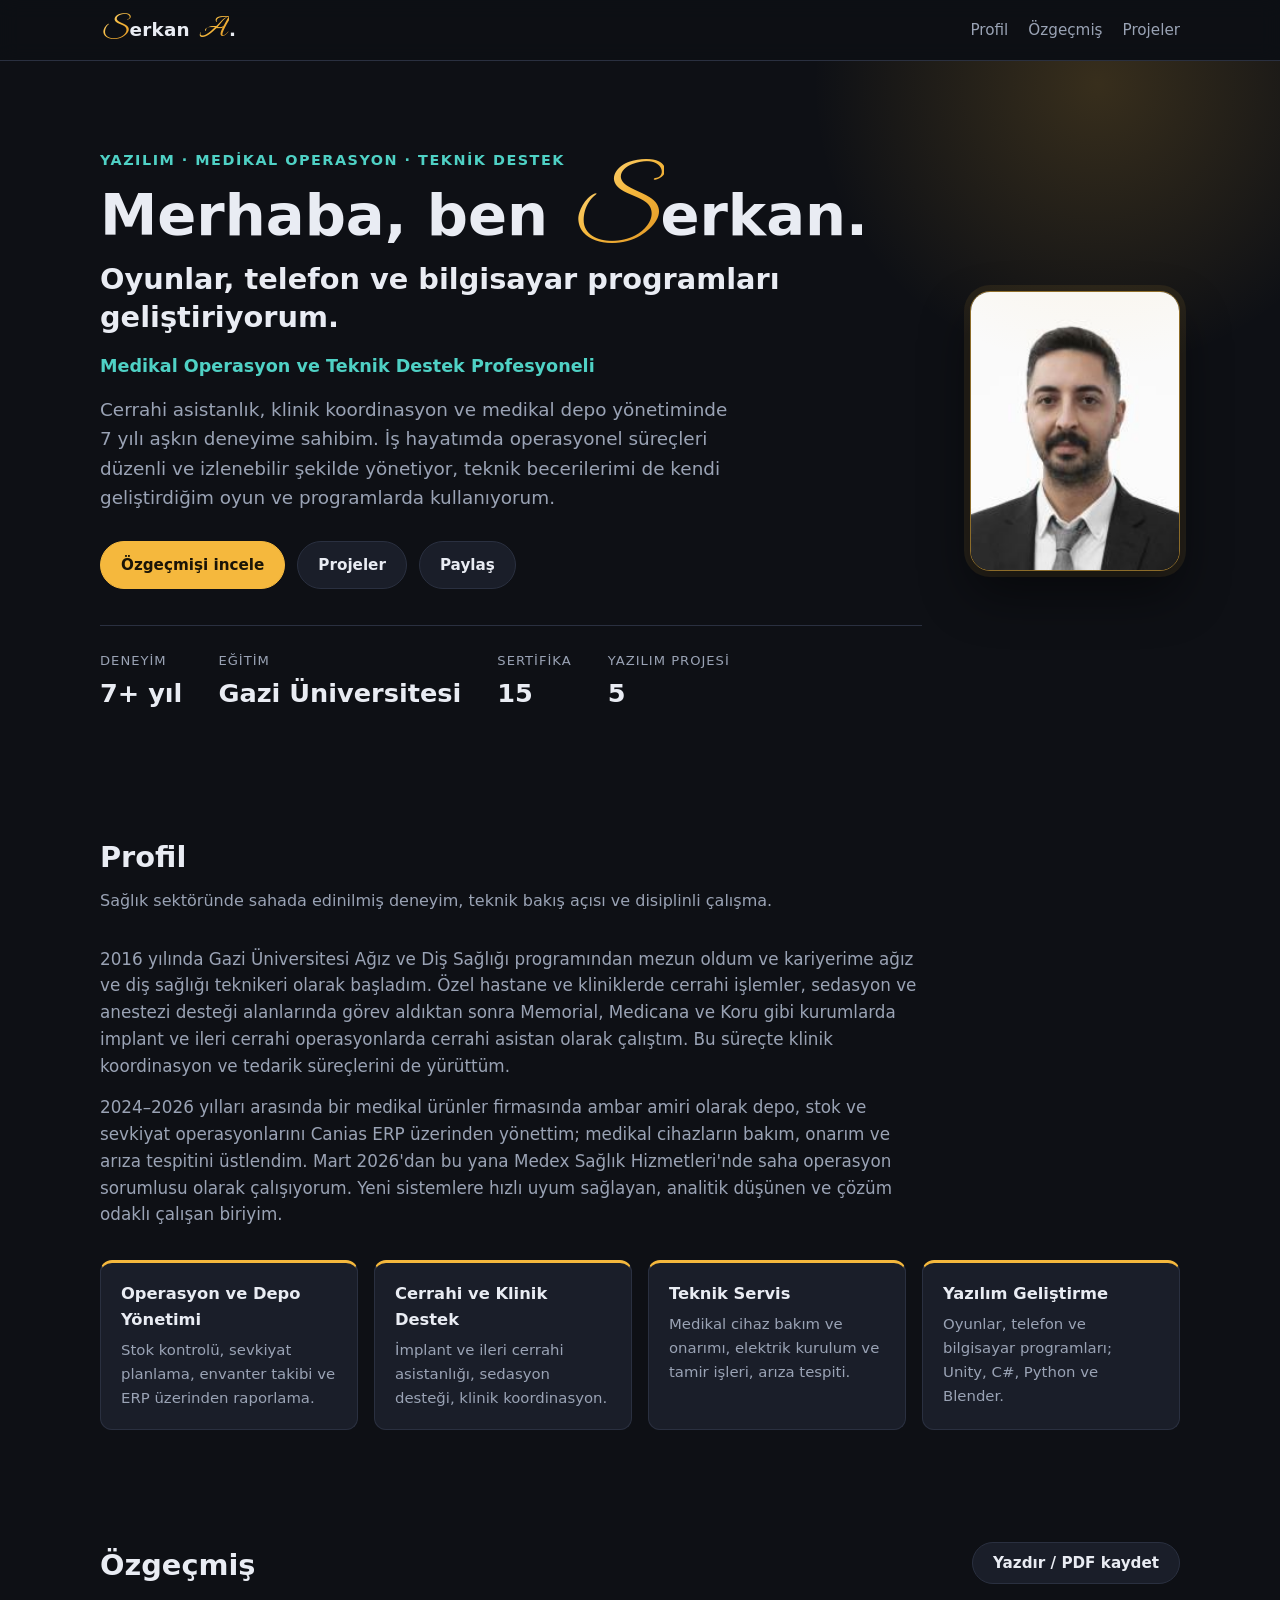
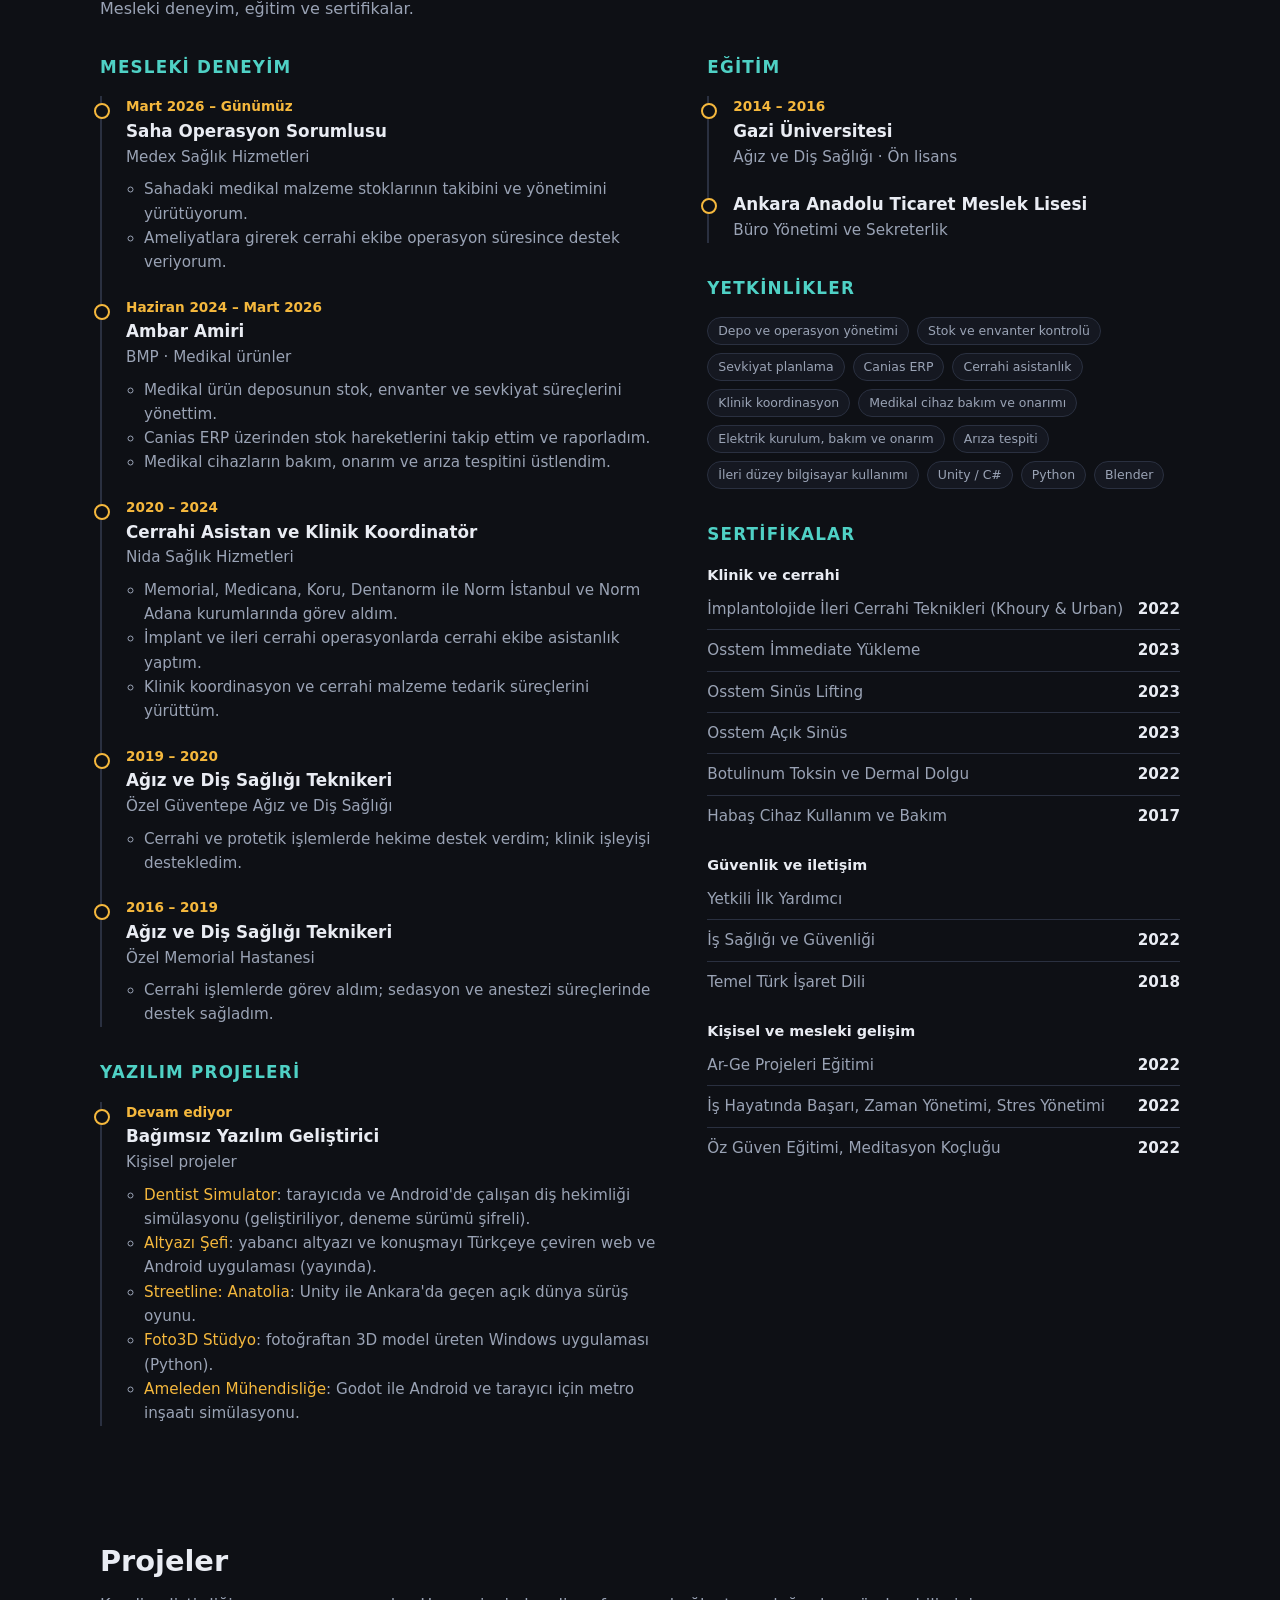
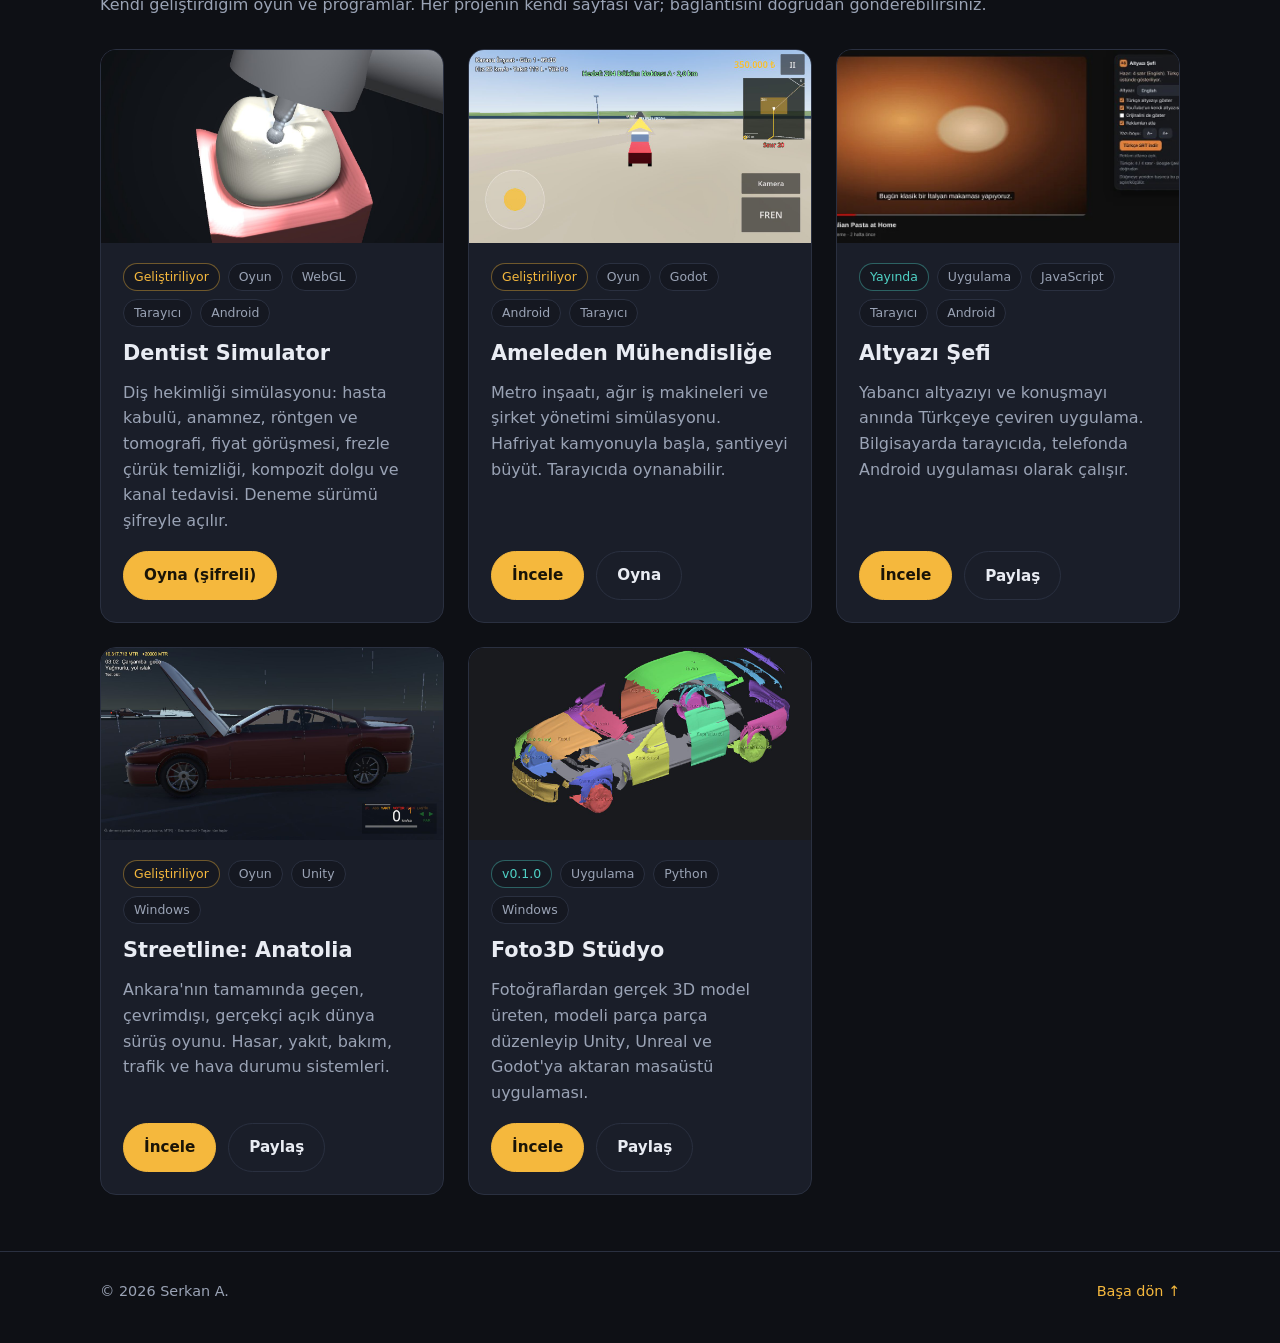
<file: index.html>
<!doctype html>
<html lang="tr">
<head>
  <meta charset="utf-8">
  <meta name="viewport" content="width=device-width, initial-scale=1">
  <meta http-equiv="Content-Security-Policy" content="default-src 'self'; img-src 'self' data:; style-src 'self'; script-src 'self'; base-uri 'none'; form-action 'none'; object-src 'none'">
  <meta name="referrer" content="strict-origin-when-cross-origin">
  <title>Serkan A. · Özgeçmiş ve Projeler</title>
  <meta name="description" content="Cerrahi asistanlık, klinik koordinasyon ve medikal depo yönetiminde 7+ yıl deneyim. Oyunlar, telefon ve bilgisayar programları geliştiriyorum.">
  <meta property="og:title" content="Serkan A. · Özgeçmiş ve Projeler">
  <meta property="og:description" content="Medikal operasyon ve teknik destek profesyoneli, bağımsız yazılım geliştirici.">
  <meta property="og:type" content="profile">
  <meta property="og:url" content="https://serkan737526.github.io/">
  <meta property="og:image" content="https://serkan737526.github.io/assets/img/paylasim-karti.jpg">
  <meta property="og:image:width" content="1200">
  <meta property="og:image:height" content="630">
  <meta property="og:image:alt" content="Serkan A. · Medikal Operasyon ve Teknik Destek Profesyoneli">
  <meta name="twitter:card" content="summary_large_image">
  <link rel="canonical" href="https://serkan737526.github.io/">
  <link rel="icon" href="assets/favicon.svg" type="image/svg+xml">
  <link rel="stylesheet" href="assets/style.css">
  <script src="assets/site.js" defer></script>
</head>
<body>
  <header class="nav">
    <div class="wrap">
      <a class="brand" href="./"><span class="sig"><span class="s">S</span>erkan <span class="a">A</span>.</span></a>
      <nav aria-label="Ana menü">
        <ul>
          <li><a href="#profil">Profil</a></li>
          <li><a href="#ozgecmis">Özgeçmiş</a></li>
          <li><a href="#projeler">Projeler</a></li>
        </ul>
      </nav>
    </div>
  </header>

  <main>
    <div class="hero">
      <div class="wrap hero-grid">
        <div>
          <p class="eyebrow">Yazılım · Medikal operasyon · Teknik destek</p>
          <h1>Merhaba, ben <span class="sig"><span class="s">S</span>erkan</span>.<span class="h1-sub">Oyunlar, telefon ve bilgisayar programları geliştiriyorum.</span></h1>
          <p class="role">Medikal Operasyon ve Teknik Destek Profesyoneli</p>
          <p class="lead">Cerrahi asistanlık, klinik koordinasyon ve medikal depo yönetiminde 7 yılı aşkın deneyime sahibim. İş hayatımda operasyonel süreçleri düzenli ve izlenebilir şekilde yönetiyor, teknik becerilerimi de kendi geliştirdiğim oyun ve programlarda kullanıyorum.</p>
          <div class="btns">
            <a class="btn primary" href="#ozgecmis">Özgeçmişi incele</a>
            <a class="btn" href="#projeler">Projeler</a>
            <button class="btn" type="button" data-share="./" data-title="Serkan A. · Özgeçmiş ve Projeler">Paylaş</button>
          </div>
          <dl class="stats">
            <div><dt>Deneyim</dt><dd>7+ yıl</dd></div>
            <div><dt>Eğitim</dt><dd>Gazi Üniversitesi</dd></div>
            <div><dt>Sertifika</dt><dd>15</dd></div>
            <div><dt>Yazılım projesi</dt><dd>5</dd></div>
          </dl>
        </div>
        <img class="portrait" src="assets/img/serkan.jpg" alt="Serkan'ın takım elbiseli portre fotoğrafı" width="179" height="239">
      </div>
    </div>

    <section id="profil">
      <div class="wrap">
        <h2>Profil</h2>
        <p class="sub">Sağlık sektöründe sahada edinilmiş deneyim, teknik bakış açısı ve disiplinli çalışma.</p>
        <div class="profile-text">
          <p>2016 yılında Gazi Üniversitesi Ağız ve Diş Sağlığı programından mezun oldum ve kariyerime ağız ve diş sağlığı teknikeri olarak başladım. Özel hastane ve kliniklerde cerrahi işlemler, sedasyon ve anestezi desteği alanlarında görev aldıktan sonra Memorial, Medicana ve Koru gibi kurumlarda implant ve ileri cerrahi operasyonlarda cerrahi asistan olarak çalıştım. Bu süreçte klinik koordinasyon ve tedarik süreçlerini de yürüttüm.</p>
          <p>2024–2026 yılları arasında bir medikal ürünler firmasında ambar amiri olarak depo, stok ve sevkiyat operasyonlarını Canias ERP üzerinden yönettim; medikal cihazların bakım, onarım ve arıza tespitini üstlendim. Mart 2026'dan bu yana Medex Sağlık Hizmetleri'nde saha operasyon sorumlusu olarak çalışıyorum. Yeni sistemlere hızlı uyum sağlayan, analitik düşünen ve çözüm odaklı çalışan biriyim.</p>
        </div>

        <div class="skills">
          <article>
            <h3>Operasyon ve Depo Yönetimi</h3>
            <p>Stok kontrolü, sevkiyat planlama, envanter takibi ve ERP üzerinden raporlama.</p>
          </article>
          <article>
            <h3>Cerrahi ve Klinik Destek</h3>
            <p>İmplant ve ileri cerrahi asistanlığı, sedasyon desteği, klinik koordinasyon.</p>
          </article>
          <article>
            <h3>Teknik Servis</h3>
            <p>Medikal cihaz bakım ve onarımı, elektrik kurulum ve tamir işleri, arıza tespiti.</p>
          </article>
          <article>
            <h3>Yazılım Geliştirme</h3>
            <p>Oyunlar, telefon ve bilgisayar programları; Unity, C#, Python ve Blender.</p>
          </article>
        </div>
      </div>
    </section>

    <section id="ozgecmis">
      <div class="wrap">
        <div class="section-head">
          <div>
            <h2>Özgeçmiş</h2>
            <p class="sub">Mesleki deneyim, eğitim ve sertifikalar.</p>
          </div>
          <button class="btn" type="button" data-print>Yazdır / PDF kaydet</button>
        </div>

        <div class="cv">
          <div>
            <h3 class="cv-h">Mesleki Deneyim</h3>
            <ol class="timeline">
              <li>
                <span class="when">Mart 2026 – Günümüz</span>
                <strong>Saha Operasyon Sorumlusu</strong>
                <span class="where">Medex Sağlık Hizmetleri</span>
                <ul>
                  <li>Sahadaki medikal malzeme stoklarının takibini ve yönetimini yürütüyorum.</li>
                  <li>Ameliyatlara girerek cerrahi ekibe operasyon süresince destek veriyorum.</li>
                </ul>
              </li>
              <li>
                <span class="when">Haziran 2024 – Mart 2026</span>
                <strong>Ambar Amiri</strong>
                <span class="where">BMP · Medikal ürünler</span>
                <ul>
                  <li>Medikal ürün deposunun stok, envanter ve sevkiyat süreçlerini yönettim.</li>
                  <li>Canias ERP üzerinden stok hareketlerini takip ettim ve raporladım.</li>
                  <li>Medikal cihazların bakım, onarım ve arıza tespitini üstlendim.</li>
                </ul>
              </li>
              <li>
                <span class="when">2020 – 2024</span>
                <strong>Cerrahi Asistan ve Klinik Koordinatör</strong>
                <span class="where">Nida Sağlık Hizmetleri</span>
                <ul>
                  <li>Memorial, Medicana, Koru, Dentanorm ile Norm İstanbul ve Norm Adana kurumlarında görev aldım.</li>
                  <li>İmplant ve ileri cerrahi operasyonlarda cerrahi ekibe asistanlık yaptım.</li>
                  <li>Klinik koordinasyon ve cerrahi malzeme tedarik süreçlerini yürüttüm.</li>
                </ul>
              </li>
              <li>
                <span class="when">2019 – 2020</span>
                <strong>Ağız ve Diş Sağlığı Teknikeri</strong>
                <span class="where">Özel Güventepe Ağız ve Diş Sağlığı</span>
                <ul>
                  <li>Cerrahi ve protetik işlemlerde hekime destek verdim; klinik işleyişi destekledim.</li>
                </ul>
              </li>
              <li>
                <span class="when">2016 – 2019</span>
                <strong>Ağız ve Diş Sağlığı Teknikeri</strong>
                <span class="where">Özel Memorial Hastanesi</span>
                <ul>
                  <li>Cerrahi işlemlerde görev aldım; sedasyon ve anestezi süreçlerinde destek sağladım.</li>
                </ul>
              </li>
            </ol>

            <h3 class="cv-h">Yazılım Projeleri</h3>
            <ol class="timeline">
              <li>
                <span class="when">Devam ediyor</span>
                <strong>Bağımsız Yazılım Geliştirici</strong>
                <span class="where">Kişisel projeler</span>
                <ul>
                  <li><a href="dental-reality/">Dentist Simulator</a>: tarayıcıda ve Android'de çalışan diş hekimliği simülasyonu (geliştiriliyor, deneme sürümü şifreli).</li>
                  <li><a href="projeler/altyazi-sefi.html">Altyazı Şefi</a>: yabancı altyazı ve konuşmayı Türkçeye çeviren web ve Android uygulaması (yayında).</li>
                  <li><a href="projeler/streetline-anatolia.html">Streetline: Anatolia</a>: Unity ile Ankara'da geçen açık dünya sürüş oyunu.</li>
                  <li><a href="projeler/foto3d-studyo.html">Foto3D Stüdyo</a>: fotoğraftan 3D model üreten Windows uygulaması (Python).</li>
                  <li><a href="projeler/ameleden-muhendislige.html">Ameleden Mühendisliğe</a>: Godot ile Android ve tarayıcı için metro inşaatı simülasyonu.</li>
                </ul>
              </li>
            </ol>
          </div>

          <div>
            <h3 class="cv-h">Eğitim</h3>
            <ol class="timeline">
              <li>
                <span class="when">2014 – 2016</span>
                <strong>Gazi Üniversitesi</strong>
                <span class="where">Ağız ve Diş Sağlığı · Ön lisans</span>
              </li>
              <li>
                <strong>Ankara Anadolu Ticaret Meslek Lisesi</strong>
                <span class="where">Büro Yönetimi ve Sekreterlik</span>
              </li>
            </ol>

            <h3 class="cv-h">Yetkinlikler</h3>
            <div class="tags">
              <span class="tag">Depo ve operasyon yönetimi</span>
              <span class="tag">Stok ve envanter kontrolü</span>
              <span class="tag">Sevkiyat planlama</span>
              <span class="tag">Canias ERP</span>
              <span class="tag">Cerrahi asistanlık</span>
              <span class="tag">Klinik koordinasyon</span>
              <span class="tag">Medikal cihaz bakım ve onarımı</span>
              <span class="tag">Elektrik kurulum, bakım ve onarım</span>
              <span class="tag">Arıza tespiti</span>
              <span class="tag">İleri düzey bilgisayar kullanımı</span>
              <span class="tag">Unity / C#</span>
              <span class="tag">Python</span>
              <span class="tag">Blender</span>
            </div>

            <h3 class="cv-h">Sertifikalar</h3>
            <p class="cert-group">Klinik ve cerrahi</p>
            <ul class="certs">
              <li>İmplantolojide İleri Cerrahi Teknikleri (Khoury &amp; Urban) <span>2022</span></li>
              <li>Osstem İmmediate Yükleme <span>2023</span></li>
              <li>Osstem Sinüs Lifting <span>2023</span></li>
              <li>Osstem Açık Sinüs <span>2023</span></li>
              <li>Botulinum Toksin ve Dermal Dolgu <span>2022</span></li>
              <li>Habaş Cihaz Kullanım ve Bakım <span>2017</span></li>
            </ul>
            <p class="cert-group">Güvenlik ve iletişim</p>
            <ul class="certs">
              <li>Yetkili İlk Yardımcı</li>
              <li>İş Sağlığı ve Güvenliği <span>2022</span></li>
              <li>Temel Türk İşaret Dili <span>2018</span></li>
            </ul>
            <p class="cert-group">Kişisel ve mesleki gelişim</p>
            <ul class="certs">
              <li>Ar-Ge Projeleri Eğitimi <span>2022</span></li>
              <li>İş Hayatında Başarı, Zaman Yönetimi, Stres Yönetimi <span>2022</span></li>
              <li>Öz Güven Eğitimi, Meditasyon Koçluğu <span>2022</span></li>
            </ul>
          </div>
        </div>
      </div>
    </section>

    <section id="projeler">
      <div class="wrap">
        <h2>Projeler</h2>
        <p class="sub">Kendi geliştirdiğim oyun ve programlar. Her projenin kendi sayfası var; bağlantısını doğrudan gönderebilirsiniz.</p>

        <div class="grid">
          <article class="card">
            <a href="dental-reality/"><img class="thumb" src="assets/img/dentist-simulator-1.jpg" alt="Dentist Simulator: su spreyli aeratör ve elmas frezle bir azı dişinde çalışma" loading="lazy" width="1260" height="708"></a>
            <div class="body">
              <div class="tags"><span class="tag status dev">Geliştiriliyor</span><span class="tag">Oyun</span><span class="tag">WebGL</span><span class="tag">Tarayıcı</span><span class="tag">Android</span></div>
              <h3><a href="dental-reality/">Dentist Simulator</a></h3>
              <p>Diş hekimliği simülasyonu: hasta kabulü, anamnez, röntgen ve tomografi, fiyat görüşmesi, frezle çürük temizliği, kompozit dolgu ve kanal tedavisi. Deneme sürümü şifreyle açılır.</p>
              <div class="btns">
                <a class="btn primary" href="dental-reality/">Oyna (şifreli)</a>
              </div>
            </div>
          </article>

          <article class="card">
            <a href="projeler/ameleden-muhendislige.html"><img class="thumb" src="assets/img/ameleden-yol.jpg" alt="Ameleden Mühendisliğe oyunundan şantiyeden çıkan yüklü hafriyat kamyonu" loading="lazy" width="1280" height="720"></a>
            <div class="body">
              <div class="tags"><span class="tag status dev">Geliştiriliyor</span><span class="tag">Oyun</span><span class="tag">Godot</span><span class="tag">Android</span><span class="tag">Tarayıcı</span></div>
              <h3><a href="projeler/ameleden-muhendislige.html">Ameleden Mühendisliğe</a></h3>
              <p>Metro inşaatı, ağır iş makineleri ve şirket yönetimi simülasyonu. Hafriyat kamyonuyla başla, şantiyeyi büyüt. Tarayıcıda oynanabilir.</p>
              <div class="btns">
                <a class="btn primary" href="projeler/ameleden-muhendislige.html">İncele</a>
                <a class="btn" href="metro/">Oyna</a>
              </div>
            </div>
          </article>

          <article class="card">
            <a href="projeler/altyazi-sefi.html"><img class="thumb" src="assets/img/altyazi-sefi-1.jpg" alt="YouTube videosunun üzerinde Altyazı Şefi'nin gösterdiği Türkçe altyazı" loading="lazy" width="960" height="437"></a>
            <div class="body">
              <div class="tags"><span class="tag status">Yayında</span><span class="tag">Uygulama</span><span class="tag">JavaScript</span><span class="tag">Tarayıcı</span><span class="tag">Android</span></div>
              <h3><a href="projeler/altyazi-sefi.html">Altyazı Şefi</a></h3>
              <p>Yabancı altyazıyı ve konuşmayı anında Türkçeye çeviren uygulama. Bilgisayarda tarayıcıda, telefonda Android uygulaması olarak çalışır.</p>
              <div class="btns">
                <a class="btn primary" href="projeler/altyazi-sefi.html">İncele</a>
                <button class="btn" type="button" data-share="projeler/altyazi-sefi.html" data-title="Altyazı Şefi">Paylaş</button>
              </div>
            </div>
          </article>

          <article class="card">
            <a href="projeler/streetline-anatolia.html"><img class="thumb" src="assets/img/streetline-1.jpg" alt="Streetline: Anatolia oyunundan yağmurlu gecede kaputu açık bir sedan" loading="lazy" width="1280" height="720"></a>
            <div class="body">
              <div class="tags"><span class="tag status dev">Geliştiriliyor</span><span class="tag">Oyun</span><span class="tag">Unity</span><span class="tag">Windows</span></div>
              <h3><a href="projeler/streetline-anatolia.html">Streetline: Anatolia</a></h3>
              <p>Ankara'nın tamamında geçen, çevrimdışı, gerçekçi açık dünya sürüş oyunu. Hasar, yakıt, bakım, trafik ve hava durumu sistemleri.</p>
              <div class="btns">
                <a class="btn primary" href="projeler/streetline-anatolia.html">İncele</a>
                <button class="btn" type="button" data-share="projeler/streetline-anatolia.html" data-title="Streetline: Anatolia">Paylaş</button>
              </div>
            </div>
          </article>

          <article class="card">
            <a href="projeler/foto3d-studyo.html"><img class="thumb" src="assets/img/foto3d-1.jpg" alt="Foto3D Stüdyo'da parçalara ayrılmış ve etiketlenmiş bir otomobil modeli" loading="lazy" width="1280" height="720"></a>
            <div class="body">
              <div class="tags"><span class="tag status">v0.1.0</span><span class="tag">Uygulama</span><span class="tag">Python</span><span class="tag">Windows</span></div>
              <h3><a href="projeler/foto3d-studyo.html">Foto3D Stüdyo</a></h3>
              <p>Fotoğraflardan gerçek 3D model üreten, modeli parça parça düzenleyip Unity, Unreal ve Godot'ya aktaran masaüstü uygulaması.</p>
              <div class="btns">
                <a class="btn primary" href="projeler/foto3d-studyo.html">İncele</a>
                <button class="btn" type="button" data-share="projeler/foto3d-studyo.html" data-title="Foto3D Stüdyo">Paylaş</button>
              </div>
            </div>
          </article>
        </div>
      </div>
    </section>
  </main>

  <footer>
    <div class="wrap">
      <span>© <span id="yil">2026</span> Serkan A.</span>
      <a href="#">Başa dön ↑</a>
    </div>
  </footer>
</body>
</html>
</file>
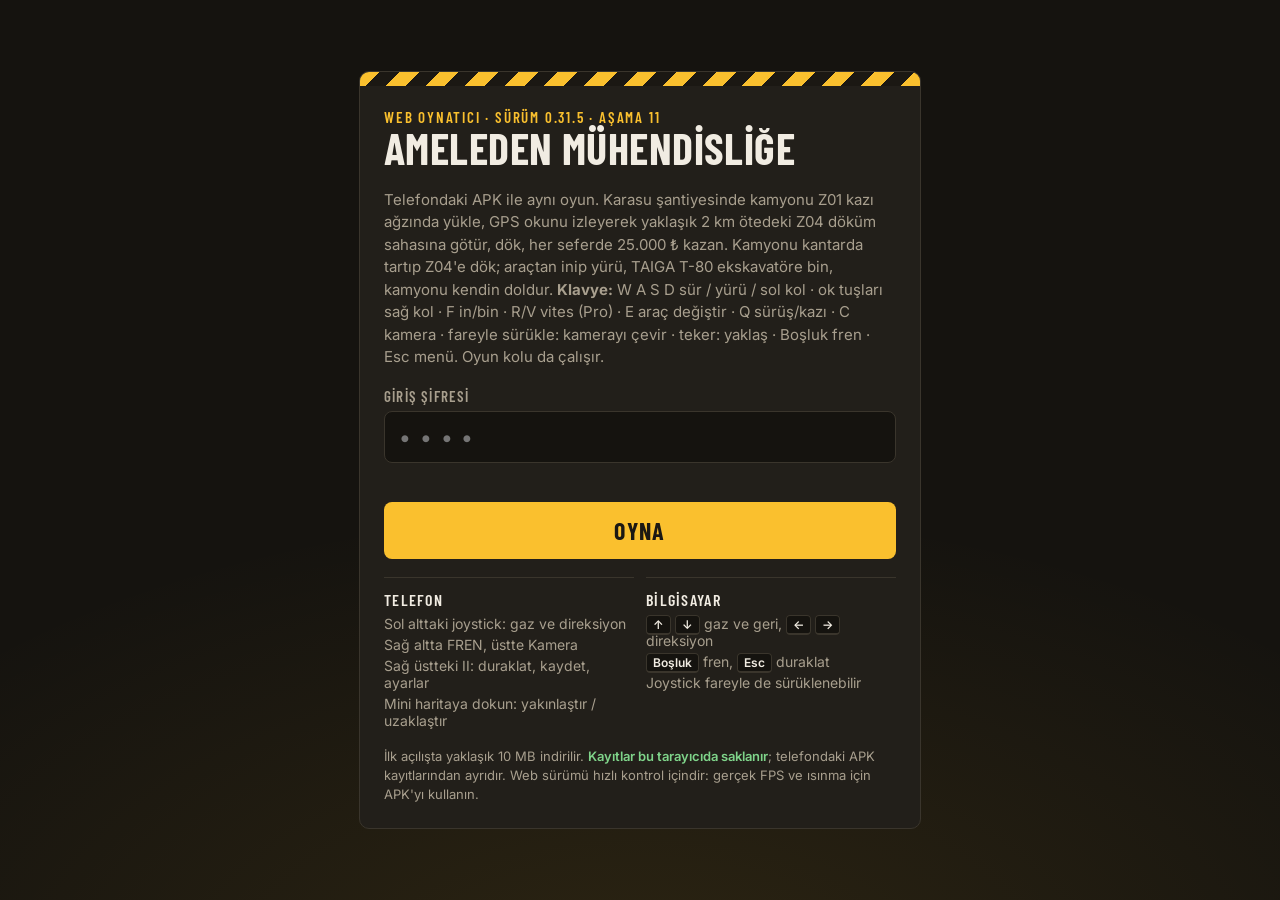
<file: metro/index.html>
<!doctype html>
<html lang="tr"><head><meta charset="utf-8">
<meta name="robots" content="noindex, nofollow">
<meta name="viewport" content="width=device-width, initial-scale=1, viewport-fit=cover">
<style>:root{padding-top:env(safe-area-inset-top,0px);padding-bottom:env(safe-area-inset-bottom,0px)}body{margin:0}[hidden]{display:none!important}</style>
</head><body>
<meta charset="utf-8">
<title>Ameleden Mühendisliğe</title>
<meta name="claude:viewport-fit-sides" content="cover">
<link rel="preconnect" href="https://fonts.googleapis.com">
<link rel="preconnect" href="https://fonts.gstatic.com" crossorigin>
<link rel="stylesheet" href="https://fonts.googleapis.com/css2?family=Barlow+Condensed:wght@600;700&family=Inter:wght@400;500;600&display=swap">
<style>
/* Düzen: tam ekran oyun tuvali; üstünde şantiye levhası gibi tek bir başlatma kartı. */
:root {
  --night: #15130f;        /* şantiye gecesi */
  --asphalt: #221f1a;      /* kart zemini */
  --line: #3a352c;
  --text: #f1ece2;
  --muted: #a89f8e;
  --safety: #fac02e;       /* oyunun vurgu sarısı (UIKit.ACCENT) */
  --hazard-dark: #1b1813;
  --ok: #7fd48a;
  --display: "Barlow Condensed", "Arial Narrow", "Roboto Condensed", sans-serif;
  --body: "Inter", system-ui, -apple-system, "Segoe UI", Roboto, sans-serif;
  color-scheme: dark;
}
html, body { height: 100%; }
body {
  background: var(--night);
  color: var(--text);
  font-family: var(--body);
  overflow: hidden;
  touch-action: none;
  -webkit-user-select: none;
  user-select: none;
}
#canvas {
  position: fixed;
  inset: 0;
  width: 100%;
  height: 100%;
  display: block;
  background: var(--night);
  outline: none;
}
#cover {
  position: fixed;
  inset: 0;
  display: grid;
  place-items: center;
  padding-block: max(16px, env(safe-area-inset-top, 0px)) max(16px, env(safe-area-inset-bottom, 0px));
  padding-left: max(16px, env(safe-area-inset-left, 0px));
  padding-right: max(16px, env(safe-area-inset-right, 0px));
  background:
    radial-gradient(120% 90% at 50% 110%, rgba(250, 192, 46, 0.10), transparent 60%),
    var(--night);
  overflow-y: auto;
  z-index: 5;
}
.card {
  width: min(560px, 100%);
  background: var(--asphalt);
  border: 1px solid var(--line);
  border-radius: 10px;
  overflow: hidden;
}
.stripe {
  height: 14px;
  background: repeating-linear-gradient(-45deg, var(--safety) 0 14px, var(--hazard-dark) 14px 28px);
}
.inner { display: grid; gap: 18px; padding: 22px 24px 24px; }
.eyebrow {
  font-family: var(--display);
  font-weight: 600;
  font-size: 15px;
  letter-spacing: 0.12em;
  text-transform: uppercase;
  color: var(--safety);
}
h1 {
  margin: 0;
  font-family: var(--display);
  font-weight: 700;
  font-size: clamp(30px, 6vw, 44px);
  line-height: 1.02;
  letter-spacing: 0.01em;
  text-transform: uppercase;
  text-wrap: balance;
}
.lead { margin: 0; color: var(--muted); font-size: 15px; line-height: 1.5; max-width: 60ch; }
#play {
  appearance: none;
  border: 0;
  border-radius: 8px;
  background: var(--safety);
  color: #1b1813;
  font-family: var(--display);
  font-weight: 700;
  font-size: 24px;
  letter-spacing: 0.06em;
  text-transform: uppercase;
  padding: 14px 18px;
  cursor: pointer;
}
#play:focus-visible { outline: 3px solid var(--text); outline-offset: 3px; }
#play:disabled { opacity: 0.6; cursor: progress; }
.gate { display: grid; gap: 6px; }
.gate label { font-family: var(--display); font-weight: 600; font-size: 15px; letter-spacing: 0.08em; text-transform: uppercase; color: var(--muted); }
#pin {
  appearance: none;
  width: 100%;
  box-sizing: border-box;
  border: 1px solid var(--line);
  border-radius: 8px;
  background: var(--night);
  color: var(--text);
  font-family: var(--body);
  font-size: 22px;
  letter-spacing: 0.4em;
  padding: 12px 14px;
}
#pin:focus-visible { outline: 3px solid var(--safety); outline-offset: 2px; }
#pin.wrong { border-color: #ff8f7a; }
#pinmsg { font-size: 13px; color: #ff8f7a; min-height: 1.2em; }
.progress { display: grid; gap: 8px; }
.bar { height: 10px; border-radius: 5px; background: var(--line); overflow: hidden; }
.bar > i { display: block; height: 100%; width: 0%; background: var(--safety); transition: width 0.2s linear; }
#status { font-size: 14px; color: var(--muted); font-variant-numeric: tabular-nums; min-height: 1.4em; }
#status.error { color: #ff8f7a; }
.controls { display: grid; grid-template-columns: repeat(auto-fit, minmax(200px, 1fr)); gap: 12px; }
.controls section { min-width: 0; border-top: 1px solid var(--line); padding-top: 12px; }
.controls h2 {
  margin: 0 0 6px;
  font-family: var(--display);
  font-weight: 600;
  font-size: 16px;
  letter-spacing: 0.08em;
  text-transform: uppercase;
  color: var(--text);
}
.controls ul { margin: 0; padding: 0; list-style: none; display: grid; gap: 4px; font-size: 14px; color: var(--muted); }
kbd {
  font-family: var(--body);
  font-size: 12px;
  font-weight: 600;
  color: var(--text);
  background: var(--night);
  border: 1px solid var(--line);
  border-bottom-width: 2px;
  border-radius: 4px;
  padding: 1px 6px;
}
.note { margin: 0; font-size: 13px; color: var(--muted); line-height: 1.45; }
.note b { color: var(--ok); font-weight: 600; }
#rotate {
  position: fixed;
  inset: 0;
  z-index: 6;
  display: grid;
  place-items: center;
  text-align: center;
  padding-left: max(16px, env(safe-area-inset-left, 0px));
  padding-right: max(16px, env(safe-area-inset-right, 0px));
  background: var(--night);
  font-family: var(--display);
  font-size: 26px;
  letter-spacing: 0.04em;
  text-transform: uppercase;
}
[hidden] { display: none !important; }
#rotate p { margin: 8px 0 0; font-family: var(--body); font-size: 14px; color: var(--muted); text-transform: none; letter-spacing: 0; }
@media (prefers-reduced-motion: reduce) { .bar > i { transition: none; } }
</style>

<canvas id="canvas" tabindex="0">Tarayıcınız bu oyunu çalıştıramıyor.</canvas>

<div id="cover">
  <div class="card">
    <div class="stripe" aria-hidden="true"></div>
    <div class="inner">
      <div>
        <div class="eyebrow">Web oynatıcı · sürüm <span id="ver">0.31.5</span> · Aşama 11</div>
        <h1>Ameleden Mühendisliğe</h1>
      </div>
      <p class="lead">Telefondaki APK ile aynı oyun. Karasu şantiyesinde kamyonu Z01 kazı ağzında yükle, GPS okunu izleyerek yaklaşık 2 km ötedeki Z04 döküm sahasına götür, dök, her seferde 25.000 ₺ kazan. Kamyonu kantarda tartıp Z04'e dök; araçtan inip yürü, TAIGA T-80 ekskavatöre bin, kamyonu kendin doldur. <b>Klavye:</b> W A S D sür / yürü / sol kol · ok tuşları sağ kol · F in/bin · R/V vites (Pro) · E araç değiştir · Q sürüş/kazı · C kamera · fareyle sürükle: kamerayı çevir · teker: yaklaş · Boşluk fren · Esc menü. Oyun kolu da çalışır.</p>
      <div class="gate" id="gate">
        <label for="pin">Giriş şifresi</label>
        <input id="pin" type="password" inputmode="numeric" autocomplete="off" maxlength="12" placeholder="••••">
        <div id="pinmsg" role="alert"></div>
      </div>
      <button id="play" type="button">Oyna</button>
      <div class="progress" id="progress" hidden>
        <div class="bar" aria-hidden="true"><i id="fill"></i></div>
        <div id="status" role="status" aria-live="polite"></div>
      </div>
      <div class="controls">
        <section>
          <h2>Telefon</h2>
          <ul>
            <li>Sol alttaki joystick: gaz ve direksiyon</li>
            <li>Sağ altta FREN, üstte Kamera</li>
            <li>Sağ üstteki II: duraklat, kaydet, ayarlar</li>
            <li>Mini haritaya dokun: yakınlaştır / uzaklaştır</li>
          </ul>
        </section>
        <section>
          <h2>Bilgisayar</h2>
          <ul>
            <li><kbd>↑</kbd> <kbd>↓</kbd> gaz ve geri, <kbd>←</kbd> <kbd>→</kbd> direksiyon</li>
            <li><kbd>Boşluk</kbd> fren, <kbd>Esc</kbd> duraklat</li>
            <li>Joystick fareyle de sürüklenebilir</li>
          </ul>
        </section>
      </div>
      <p class="note">İlk açılışta yaklaşık 10 MB indirilir. <b>Kayıtlar bu tarayıcıda saklanır</b>; telefondaki APK kayıtlarından ayrıdır. Web sürümü hızlı kontrol içindir: gerçek FPS ve ısınma için APK'yı kullanın.</p>
    </div>
  </div>
</div>

<div id="rotate" hidden>
  <div>Telefonu yan çevirin<p>Oyun yatay ekranda oynanır.</p></div>
</div>

<script src="metro.js"></script>
<script>
(function () {
  "use strict";
  // Oyun dosyası (metro.wasm) yayın sınırına sığsın diye gzip ile sıkıştırılmış olarak yüklenir.
  // Godot onu fetch() ile ister; burada araya girip tarayıcıda açıyoruz.
  var WASM_SIZE = 39514754;
  var PCK_SIZE = 13898824;
  var realFetch = window.fetch.bind(window);
  window.fetch = function (input, init) {
    var url = typeof input === "string" ? input : (input && input.url) || "";
    if (/metro\.wasm(\?|$)/.test(url)) {
      return realFetch("metro.wasm", init).then(function (res) {
        if (!res.ok) throw new Error("Oyun dosyası indirilemedi (" + res.status + ").");
        var plain = res.body.pipeThrough(new DecompressionStream("gzip"));
        return new Response(plain, { headers: { "Content-Type": "application/wasm", "Content-Length": String(WASM_SIZE) } });
      });
    }
    // Yayın yalnız bilinen dosya türlerini sunuyor: oyun paketi .pck yerine metro-pck.wasm adıyla durur.
    if (/metro\.pck(\?|$)/.test(url)) {
      return realFetch("metro-pck.wasm", init);
    }
    return realFetch(input, init);
  };

  var cover = document.getElementById("cover");
  var play = document.getElementById("play");
  var progress = document.getElementById("progress");
  var fill = document.getElementById("fill");
  var status = document.getElementById("status");
  var rotate = document.getElementById("rotate");
  var started = false;

  function setStatus(text, isError) {
    status.textContent = text;
    status.classList.toggle("error", !!isError);
  }

  function isTouch() { return window.matchMedia("(pointer: coarse)").matches; }
  function checkOrientation() {
    rotate.hidden = !(started && isTouch() && window.innerHeight > window.innerWidth);
  }
  window.addEventListener("resize", checkOrientation);

  if (typeof DecompressionStream === "undefined" || typeof Engine === "undefined") {
    play.disabled = true;
    progress.hidden = false;
    setStatus("Bu tarayıcı oyunu açamıyor. Chrome, Edge, Firefox ya da Safari'nin güncel sürümünü kullanın.", true);
    return;
  }
  if (!Engine.isWebGLAvailable(2)) {
    play.disabled = true;
    progress.hidden = false;
    setStatus("Tarayıcıda WebGL 2 kapalı ya da desteklenmiyor. Donanım hızlandırmayı açıp sayfayı yenileyin.", true);
    return;
  }

  var engine = new Engine({
    args: [],
    canvasResizePolicy: 2,
    executable: "metro",
    mainPack: "metro.pck",
    fileSizes: { "metro.pck": PCK_SIZE, "metro.wasm": WASM_SIZE },
    focusCanvas: true,
    ensureCrossOriginIsolationHeaders: false,
    experimentalVK: false,
    gdextensionLibs: [],
    emscriptenPoolSize: 8,
    godotPoolSize: 4
  });

  // Giriş şifresi. Sayfada şifrenin kendisi değil SHA-256 özeti durur. Not: tarayıcıda yapılan
  // bir kontroldür, oyunu meraklılardan saklar; gerçek bir güvenlik kilidi değildir.
  var PIN_HASH = "c4e2e9a17e38d281b86a468fabd6b9eed6b88a0f229eef8aeb3aaa5b640b0cba";
  var gate = document.getElementById("gate");
  var pin = document.getElementById("pin");
  var pinmsg = document.getElementById("pinmsg");
  var unlocked = false;
  try { unlocked = localStorage.getItem("metro_pin") === PIN_HASH; } catch (e) { unlocked = false; }
  if (unlocked) gate.hidden = true;

  function sha256(text) {
    return crypto.subtle.digest("SHA-256", new TextEncoder().encode(text)).then(function (buf) {
      return Array.prototype.map.call(new Uint8Array(buf), function (b) { return ("0" + b.toString(16)).slice(-2); }).join("");
    });
  }

  pin.addEventListener("keydown", function (e) {
    if (e.key === "Enter") play.click();
  });
  pin.addEventListener("input", function () {
    pin.classList.remove("wrong");
    pinmsg.textContent = "";
  });

  play.addEventListener("click", function () {
    if (started) return;
    if (!unlocked) {
      if (!window.crypto || !crypto.subtle) {
        pinmsg.textContent = "Bu sayfa güvenli bağlantı (https) üzerinden açılmalı.";
        return;
      }
      sha256(pin.value.trim()).then(function (h) {
        if (h === PIN_HASH) {
          unlocked = true;
          try { localStorage.setItem("metro_pin", PIN_HASH); } catch (e) { /* hatırlanamazsa her seferinde sorulur */ }
          gate.hidden = true;
          play.click();
        } else {
          pin.classList.add("wrong");
          pinmsg.textContent = "Şifre yanlış.";
          pin.select();
        }
      });
      return;
    }
    started = true;
    play.disabled = true;
    play.textContent = "Yükleniyor…";
    progress.hidden = false;
    setStatus("Oyun indiriliyor…");
    // Telefonda tam ekran daha rahat; izin verilmezse sorun değil.
    try {
      var el = document.documentElement;
      if (isTouch() && el.requestFullscreen) {
        el.requestFullscreen({ navigationUI: "hide" }).then(function () {
          if (screen.orientation && screen.orientation.lock) return screen.orientation.lock("landscape");
        }).catch(function () {});
      }
    } catch (e) { /* tam ekran isteğe bağlı */ }
    engine.startGame({
      onProgress: function (current, total) {
        if (total > 0) {
          var pct = Math.min(100, Math.round(current / total * 100));
          fill.style.width = pct + "%";
          setStatus("Oyun indiriliyor… %" + pct + " (" + (current / 1048576).toFixed(1) + " / " + (total / 1048576).toFixed(1) + " MB, açılmış hâli)");
        } else {
          setStatus("Oyun indiriliyor…");
        }
      }
    }).then(function () {
      cover.hidden = true;
      checkOrientation();
      document.getElementById("canvas").focus();
    }).catch(function (err) {
      started = false;
      play.disabled = false;
      play.textContent = "Tekrar dene";
      setStatus("Oyun açılamadı: " + (err && err.message ? err.message : err), true);
    });
  });
})();
</script>
</body></html>
</file>
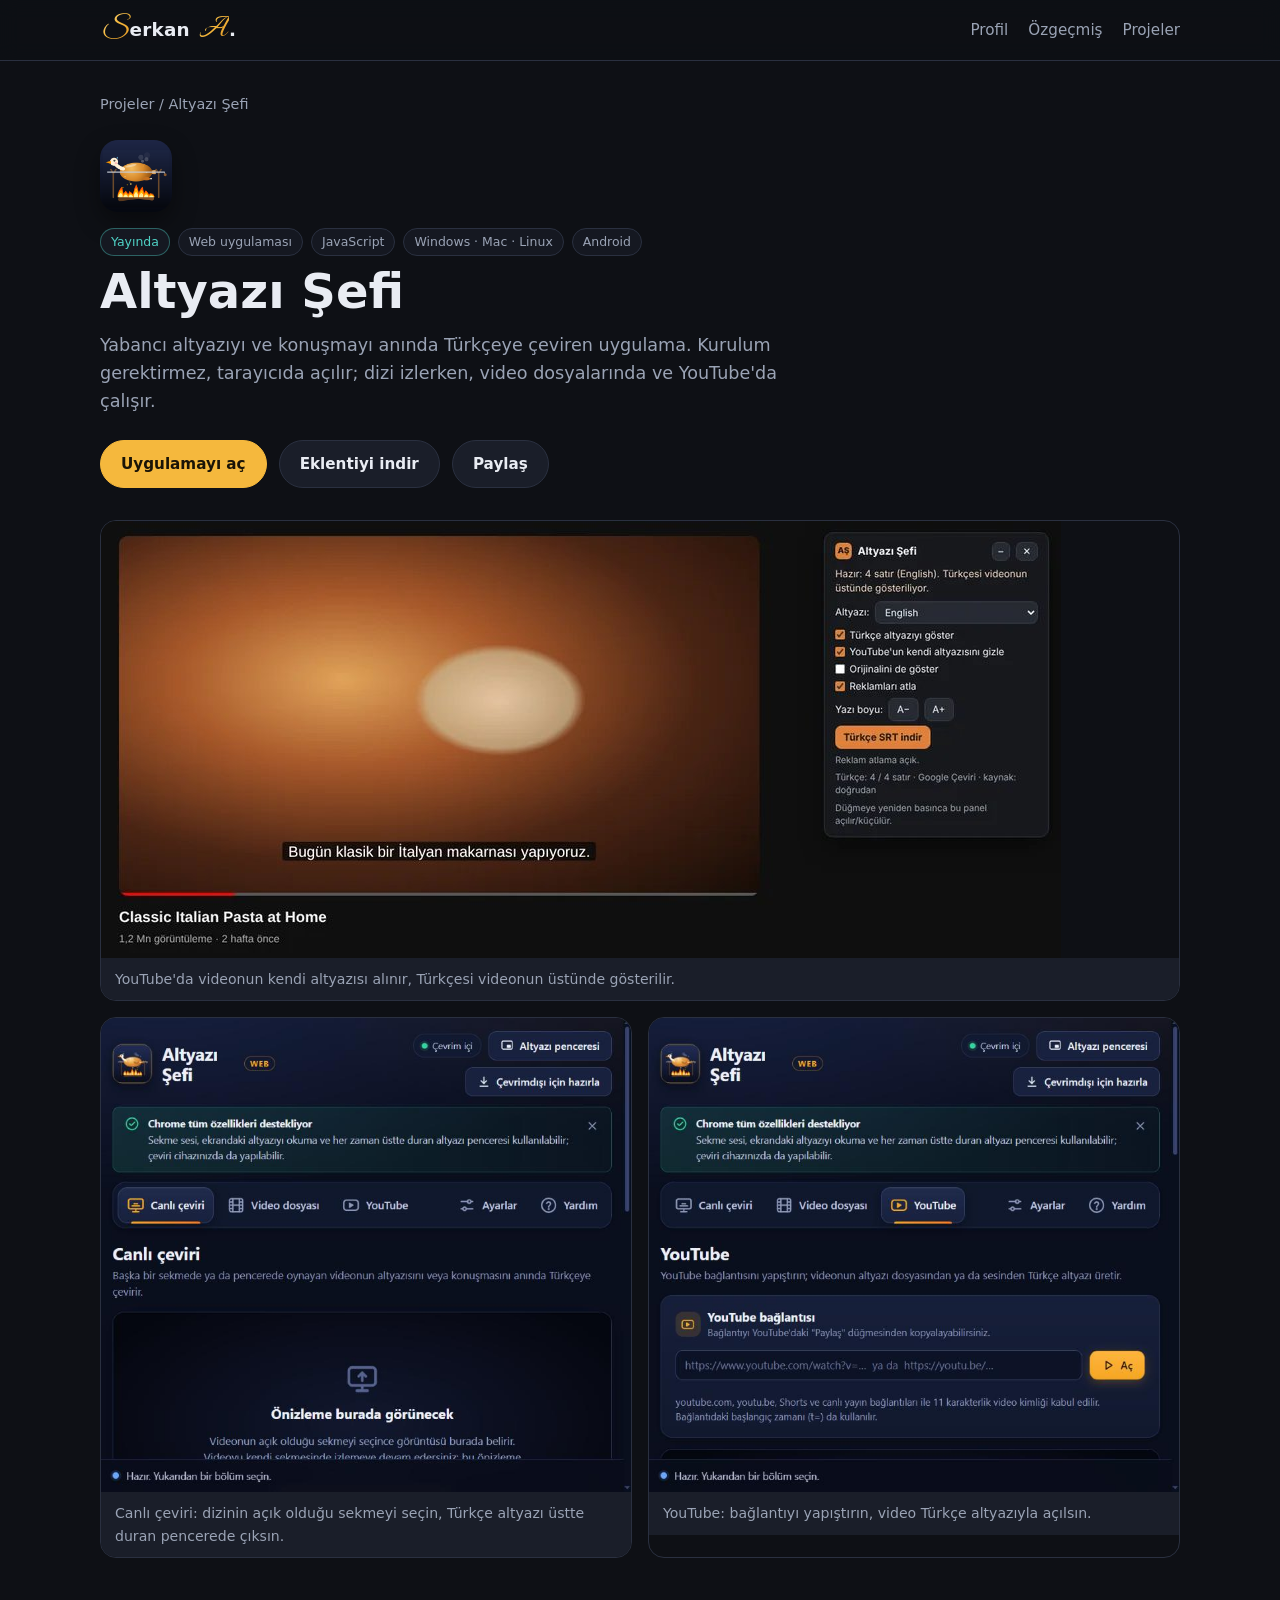
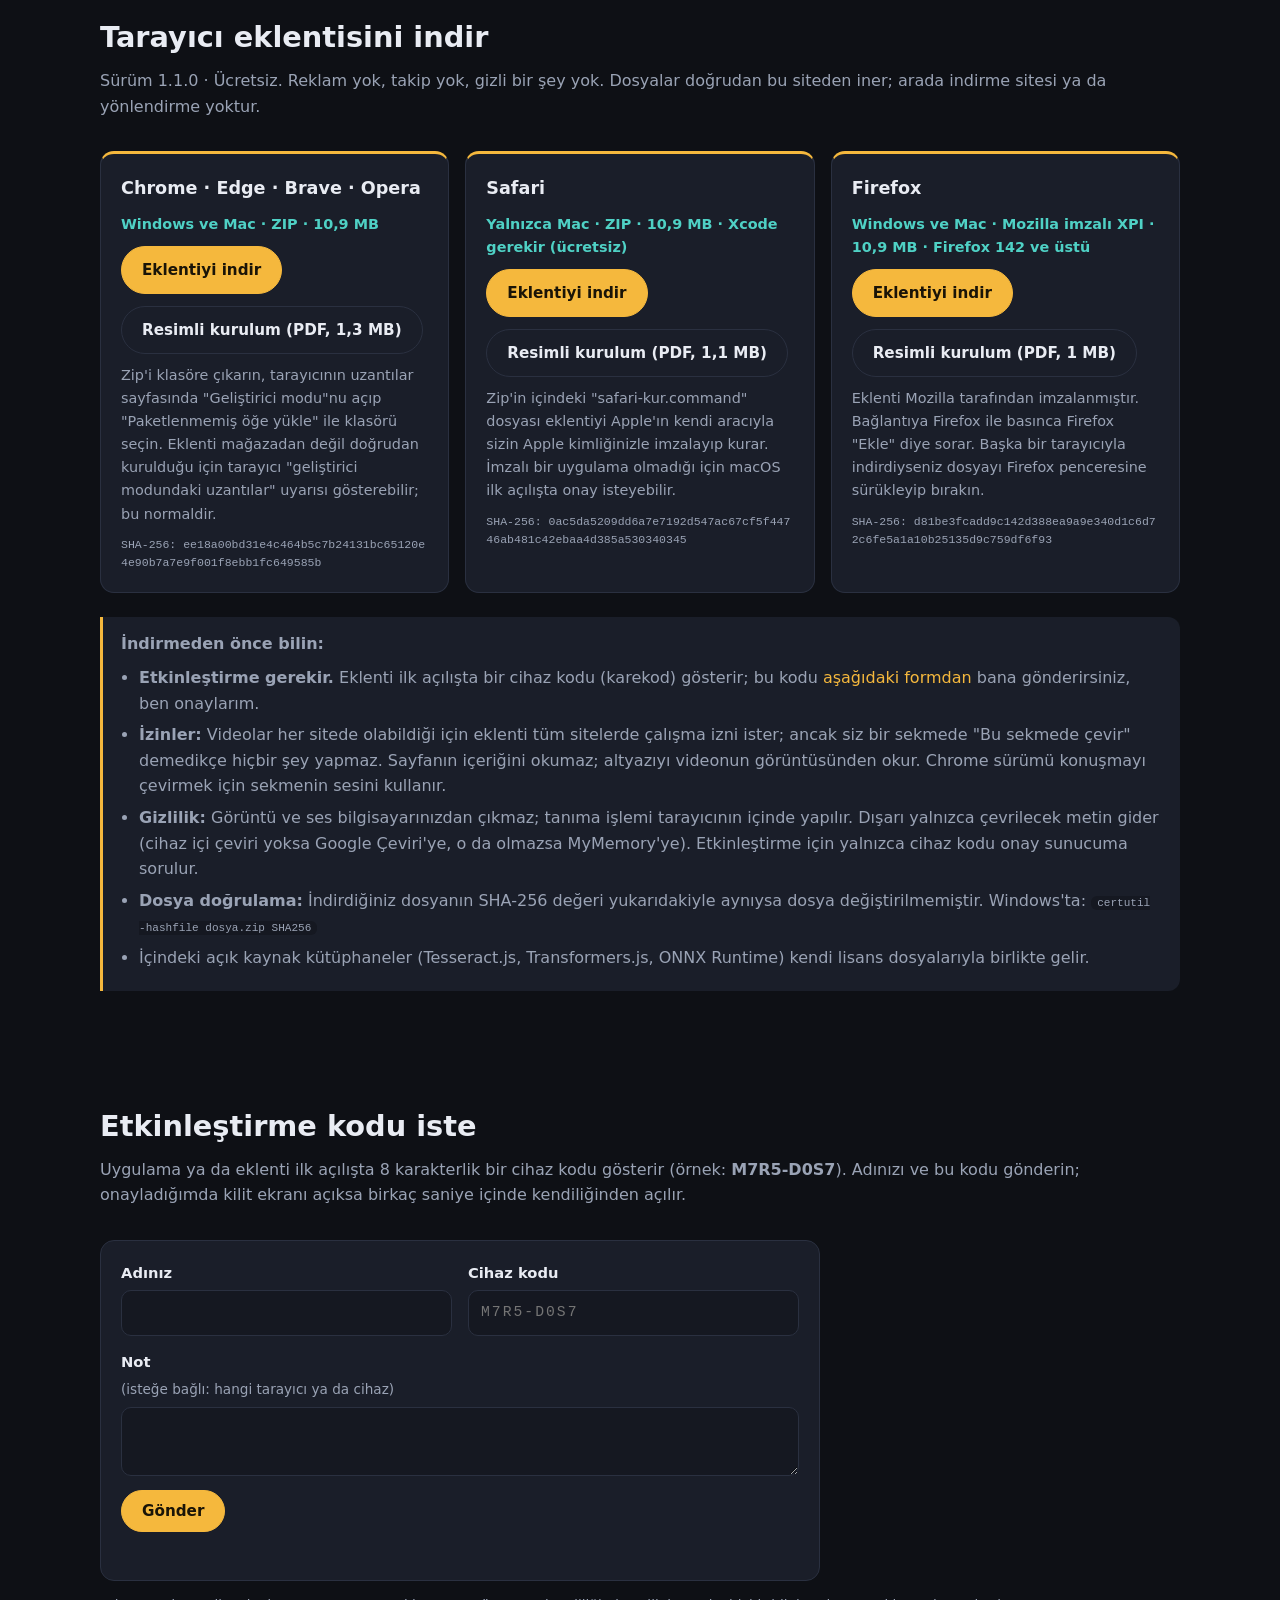
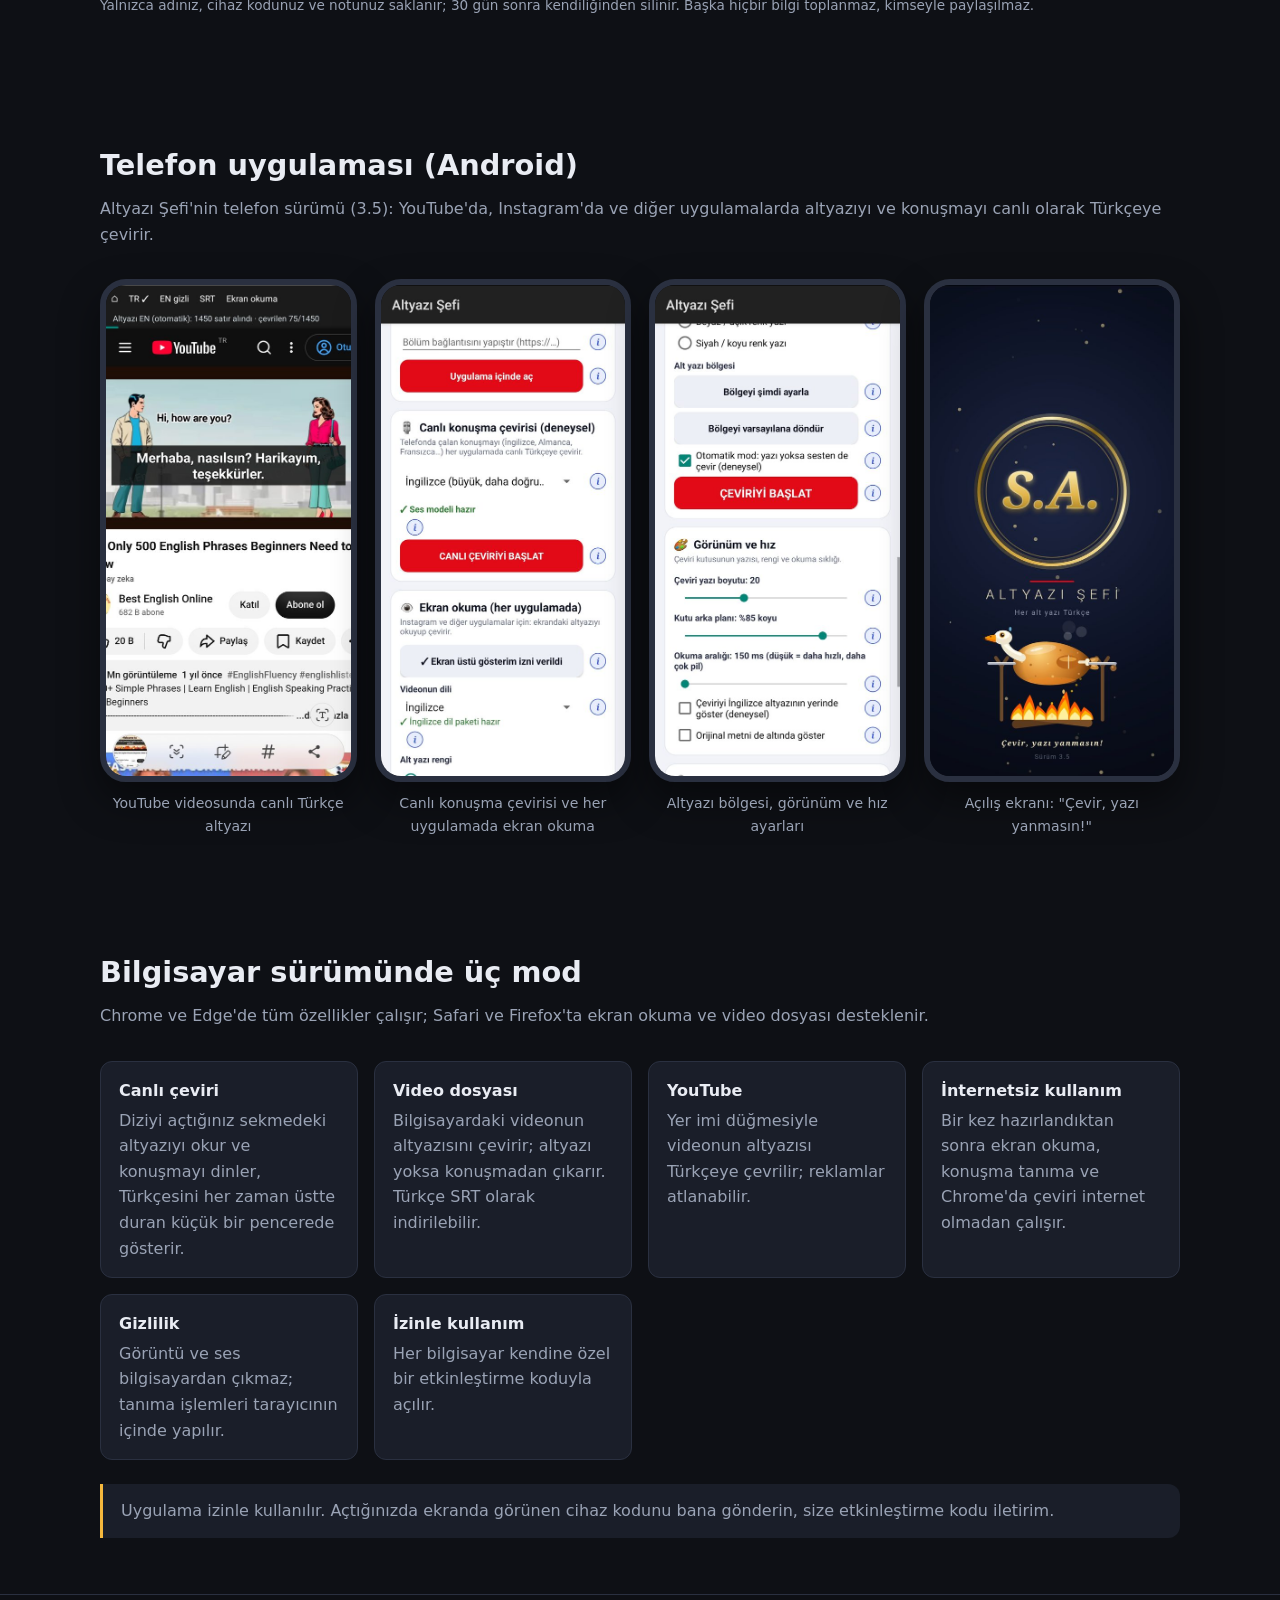
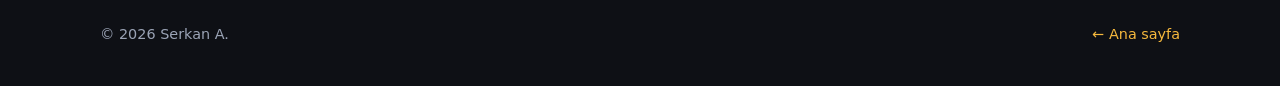
<file: projeler/altyazi-sefi.html>
<!doctype html>
<html lang="tr">
<head>
  <meta charset="utf-8">
  <meta name="viewport" content="width=device-width, initial-scale=1">
  <meta http-equiv="Content-Security-Policy" content="default-src 'self'; img-src 'self' data:; style-src 'self'; script-src 'self'; connect-src 'self' https://altyazi-sefi-istek.blue737526.workers.dev; base-uri 'none'; form-action 'none'; object-src 'none'">
  <meta name="referrer" content="strict-origin-when-cross-origin">
  <title>Altyazı Şefi · Serkan A.</title>
  <meta name="description" content="Yabancı altyazıyı ve konuşmayı anında Türkçeye çeviren, tarayıcıda çalışan uygulama.">
  <meta property="og:title" content="Altyazı Şefi">
  <meta property="og:description" content="Yabancı altyazıyı ve konuşmayı anında Türkçeye çeviren, tarayıcıda çalışan uygulama.">
  <meta property="og:type" content="website">
  <meta property="og:image" content="https://serkan737526.github.io/assets/img/altyazi-sefi-1.jpg">
  <link rel="canonical" href="https://serkan737526.github.io/projeler/altyazi-sefi.html">
  <link rel="icon" href="../assets/favicon.svg" type="image/svg+xml">
  <link rel="stylesheet" href="../assets/style.css">
  <script src="../assets/site.js" defer></script>
  <script src="../assets/js/istek.js" defer></script>
</head>
<body>
  <header class="nav">
    <div class="wrap">
      <a class="brand" href="../"><span class="sig"><span class="s">S</span>erkan <span class="a">A</span>.</span></a>
      <nav aria-label="Ana menü">
        <ul>
          <li><a href="../#profil">Profil</a></li>
          <li><a href="../#ozgecmis">Özgeçmiş</a></li>
          <li><a href="../#projeler">Projeler</a></li>
        </ul>
      </nav>
    </div>
  </header>

  <main class="wrap">
    <p class="crumbs"><a href="../#projeler">Projeler</a> / Altyazı Şefi</p>

    <div class="project-hero">
      <img class="app-icon" src="../assets/img/altyazi-sefi-ikon.png" alt="Altyazı Şefi simgesi" width="512" height="512">
      <div class="tags"><span class="tag status">Yayında</span><span class="tag">Web uygulaması</span><span class="tag">JavaScript</span><span class="tag">Windows · Mac · Linux</span><span class="tag">Android</span></div>
      <h1>Altyazı Şefi</h1>
      <p class="lead">Yabancı altyazıyı ve konuşmayı anında Türkçeye çeviren uygulama. Kurulum gerektirmez, tarayıcıda açılır; dizi izlerken, video dosyalarında ve YouTube'da çalışır.</p>
      <div class="btns">
        <a class="btn primary" href="https://serkan737526.github.io/altyazi-sefi/" target="_blank" rel="noopener">Uygulamayı aç</a>
        <a class="btn" href="#indir">Eklentiyi indir</a>
        <button class="btn" type="button" data-share="" data-title="Altyazı Şefi">Paylaş</button>
      </div>
    </div>

    <figure class="shot">
      <img src="../assets/img/altyazi-sefi-1.jpg" alt="YouTube videosunun üzerinde Türkçe altyazı ve sağda Altyazı Şefi ayar paneli" width="960" height="437">
      <figcaption>YouTube'da videonun kendi altyazısı alınır, Türkçesi videonun üstünde gösterilir.</figcaption>
    </figure>

    <div class="pair">
      <figure class="shot">
        <img src="../assets/img/altyazi-sefi-canli.jpg" alt="Altyazı Şefi'nin Canlı çeviri ekranı: sekme seçme ve altyazı penceresi adımları" loading="lazy" width="800" height="715">
        <figcaption>Canlı çeviri: dizinin açık olduğu sekmeyi seçin, Türkçe altyazı üstte duran pencerede çıksın.</figcaption>
      </figure>
      <figure class="shot">
        <img src="../assets/img/altyazi-sefi-youtube.jpg" alt="Altyazı Şefi'nin YouTube ekranı: bağlantı yapıştırma kutusu" loading="lazy" width="800" height="715">
        <figcaption>YouTube: bağlantıyı yapıştırın, video Türkçe altyazıyla açılsın.</figcaption>
      </figure>
    </div>

    <section id="indir">
      <h2>Tarayıcı eklentisini indir</h2>
      <p class="sub">Sürüm 1.1.0 · Ücretsiz. Reklam yok, takip yok, gizli bir şey yok. Dosyalar doğrudan bu siteden iner; arada indirme sitesi ya da yönlendirme yoktur.</p>

      <div class="downloads">
        <article class="dl">
          <h3>Chrome · Edge · Brave · Opera</h3>
          <p class="dl-meta">Windows ve Mac · ZIP · 10,9 MB</p>
          <div class="btns">
            <a class="btn primary" href="../assets/indir/altyazi-sefi/AltyaziSefi-Eklenti-v1.1.0-Chrome-Edge-Brave-Opera.zip" download>Eklentiyi indir</a>
            <a class="btn" href="../assets/indir/altyazi-sefi/Yardim-Chrome-Edge-Brave-Opera.pdf" target="_blank" rel="noopener">Resimli kurulum (PDF, 1,3 MB)</a>
          </div>
          <p class="dl-note">Zip'i klasöre çıkarın, tarayıcının uzantılar sayfasında "Geliştirici modu"nu açıp "Paketlenmemiş öğe yükle" ile klasörü seçin. Eklenti mağazadan değil doğrudan kurulduğu için tarayıcı "geliştirici modundaki uzantılar" uyarısı gösterebilir; bu normaldir.</p>
          <p class="hash">SHA-256: ee18a00bd31e4c464b5c7b24131bc65120e4e90b7a7e9f001f8ebb1fc649585b</p>
        </article>

        <article class="dl">
          <h3>Safari</h3>
          <p class="dl-meta">Yalnızca Mac · ZIP · 10,9 MB · Xcode gerekir (ücretsiz)</p>
          <div class="btns">
            <a class="btn primary" href="../assets/indir/altyazi-sefi/AltyaziSefi-Eklenti-v1.1.0-Safari-Mac.zip" download>Eklentiyi indir</a>
            <a class="btn" href="../assets/indir/altyazi-sefi/Yardim-Safari-Mac.pdf" target="_blank" rel="noopener">Resimli kurulum (PDF, 1,1 MB)</a>
          </div>
          <p class="dl-note">Zip'in içindeki "safari-kur.command" dosyası eklentiyi Apple'ın kendi aracıyla sizin Apple kimliğinizle imzalayıp kurar. İmzalı bir uygulama olmadığı için macOS ilk açılışta onay isteyebilir.</p>
          <p class="hash">SHA-256: 0ac5da5209dd6a7e7192d547ac67cf5f44746ab481c42ebaa4d385a530340345</p>
        </article>

        <article class="dl">
          <h3>Firefox</h3>
          <p class="dl-meta">Windows ve Mac · Mozilla imzalı XPI · 10,9 MB · Firefox 142 ve üstü</p>
          <div class="btns">
            <a class="btn primary" href="../assets/indir/altyazi-sefi/AltyaziSefi-Eklenti-v1.1.0-Firefox.xpi">Eklentiyi indir</a>
            <a class="btn" href="../assets/indir/altyazi-sefi/Yardim-Firefox.pdf" target="_blank" rel="noopener">Resimli kurulum (PDF, 1 MB)</a>
          </div>
          <p class="dl-note">Eklenti Mozilla tarafından imzalanmıştır. Bağlantıya Firefox ile basınca Firefox "Ekle" diye sorar. Başka bir tarayıcıyla indirdiyseniz dosyayı Firefox penceresine sürükleyip bırakın.</p>
          <p class="hash">SHA-256: d81be3fcadd9c142d388ea9a9e340d1c6d72c6fe5a1a10b25135d9c759df6f93</p>
        </article>
      </div>

      <div class="note">
        <strong>İndirmeden önce bilin:</strong>
        <ul class="plain">
          <li><strong>Etkinleştirme gerekir.</strong> Eklenti ilk açılışta bir cihaz kodu (karekod) gösterir; bu kodu <a href="#kod-iste">aşağıdaki formdan</a> bana gönderirsiniz, ben onaylarım.</li>
          <li><strong>İzinler:</strong> Videolar her sitede olabildiği için eklenti tüm sitelerde çalışma izni ister; ancak siz bir sekmede "Bu sekmede çevir" demedikçe hiçbir şey yapmaz. Sayfanın içeriğini okumaz; altyazıyı videonun görüntüsünden okur. Chrome sürümü konuşmayı çevirmek için sekmenin sesini kullanır.</li>
          <li><strong>Gizlilik:</strong> Görüntü ve ses bilgisayarınızdan çıkmaz; tanıma işlemi tarayıcının içinde yapılır. Dışarı yalnızca çevrilecek metin gider (cihaz içi çeviri yoksa Google Çeviri'ye, o da olmazsa MyMemory'ye). Etkinleştirme için yalnızca cihaz kodu onay sunucuma sorulur.</li>
          <li><strong>Dosya doğrulama:</strong> İndirdiğiniz dosyanın SHA-256 değeri yukarıdakiyle aynıysa dosya değiştirilmemiştir. Windows'ta: <code>certutil -hashfile dosya.zip SHA256</code></li>
          <li>İçindeki açık kaynak kütüphaneler (Tesseract.js, Transformers.js, ONNX Runtime) kendi lisans dosyalarıyla birlikte gelir.</li>
        </ul>
      </div>
    </section>

    <section id="kod-iste">
      <h2>Etkinleştirme kodu iste</h2>
      <p class="sub">Uygulama ya da eklenti ilk açılışta 8 karakterlik bir cihaz kodu gösterir (örnek: <strong>M7R5-D0S7</strong>). Adınızı ve bu kodu gönderin; onayladığımda kilit ekranı açıksa birkaç saniye içinde kendiliğinden açılır.</p>
      <form id="istek-form" class="istek-form" novalidate>
        <label>Adınız
          <input name="ad" type="text" maxlength="60" autocomplete="name" required>
        </label>
        <label>Cihaz kodu
          <input name="kod" type="text" maxlength="12" autocomplete="off" autocapitalize="characters" spellcheck="false" placeholder="M7R5-D0S7" required>
        </label>
        <label class="tam">Not <span class="ince">(isteğe bağlı: hangi tarayıcı ya da cihaz)</span>
          <textarea name="not" rows="2" maxlength="300"></textarea>
        </label>
        <label class="tuzak" aria-hidden="true">Web sitesi <input name="web" type="text" tabindex="-1" autocomplete="off"></label>
        <div class="tam">
          <button class="btn primary" type="submit">Gönder</button>
          <p id="istek-durum" class="form-durum" role="status" aria-live="polite"></p>
        </div>
      </form>
      <p class="ince">Yalnızca adınız, cihaz kodunuz ve notunuz saklanır; 30 gün sonra kendiliğinden silinir. Başka hiçbir bilgi toplanmaz, kimseyle paylaşılmaz.</p>
    </section>

    <section>
      <h2>Telefon uygulaması (Android)</h2>
      <p class="sub">Altyazı Şefi'nin telefon sürümü (3.5): YouTube'da, Instagram'da ve diğer uygulamalarda altyazıyı ve konuşmayı canlı olarak Türkçeye çevirir.</p>
      <div class="phones">
        <figure><img src="../assets/img/altyazi-tel-youtube.jpg" alt="Telefonda YouTube videosunun üstünde Türkçe altyazı: Merhaba, nasılsın? Harikayım, teşekkürler." loading="lazy" width="540" height="1085"><figcaption>YouTube videosunda canlı Türkçe altyazı</figcaption></figure>
        <figure><img src="../assets/img/altyazi-tel-ozellikler.jpg" alt="Canlı konuşma çevirisi ve ekran okuma bölümleri" loading="lazy" width="540" height="1085"><figcaption>Canlı konuşma çevirisi ve her uygulamada ekran okuma</figcaption></figure>
        <figure><img src="../assets/img/altyazi-tel-ayarlar.jpg" alt="Altyazı bölgesi, yazı boyutu ve okuma hızı ayarları" loading="lazy" width="540" height="1085"><figcaption>Altyazı bölgesi, görünüm ve hız ayarları</figcaption></figure>
        <figure><img src="../assets/img/altyazi-tel-acilis.jpg" alt="Altyazı Şefi açılış ekranı: S.A. logosu ve Çevir, yazı yanmasın! sloganı" loading="lazy" width="540" height="1085"><figcaption>Açılış ekranı: "Çevir, yazı yanmasın!"</figcaption></figure>
      </div>
    </section>

    <section>
      <h2>Bilgisayar sürümünde üç mod</h2>
      <p class="sub">Chrome ve Edge'de tüm özellikler çalışır; Safari ve Firefox'ta ekran okuma ve video dosyası desteklenir.</p>
      <ul class="features">
        <li><strong>Canlı çeviri</strong>Diziyi açtığınız sekmedeki altyazıyı okur ve konuşmayı dinler, Türkçesini her zaman üstte duran küçük bir pencerede gösterir.</li>
        <li><strong>Video dosyası</strong>Bilgisayardaki videonun altyazısını çevirir; altyazı yoksa konuşmadan çıkarır. Türkçe SRT olarak indirilebilir.</li>
        <li><strong>YouTube</strong>Yer imi düğmesiyle videonun altyazısı Türkçeye çevrilir; reklamlar atlanabilir.</li>
        <li><strong>İnternetsiz kullanım</strong>Bir kez hazırlandıktan sonra ekran okuma, konuşma tanıma ve Chrome'da çeviri internet olmadan çalışır.</li>
        <li><strong>Gizlilik</strong>Görüntü ve ses bilgisayardan çıkmaz; tanıma işlemleri tarayıcının içinde yapılır.</li>
        <li><strong>İzinle kullanım</strong>Her bilgisayar kendine özel bir etkinleştirme koduyla açılır.</li>
      </ul>
      <p class="note">Uygulama izinle kullanılır. Açtığınızda ekranda görünen cihaz kodunu bana gönderin, size etkinleştirme kodu iletirim.</p>
    </section>
  </main>

  <footer>
    <div class="wrap">
      <span>© <span id="yil">2026</span> Serkan A.</span>
      <a href="../">← Ana sayfa</a>
    </div>
  </footer>
</body>
</html>
</file>
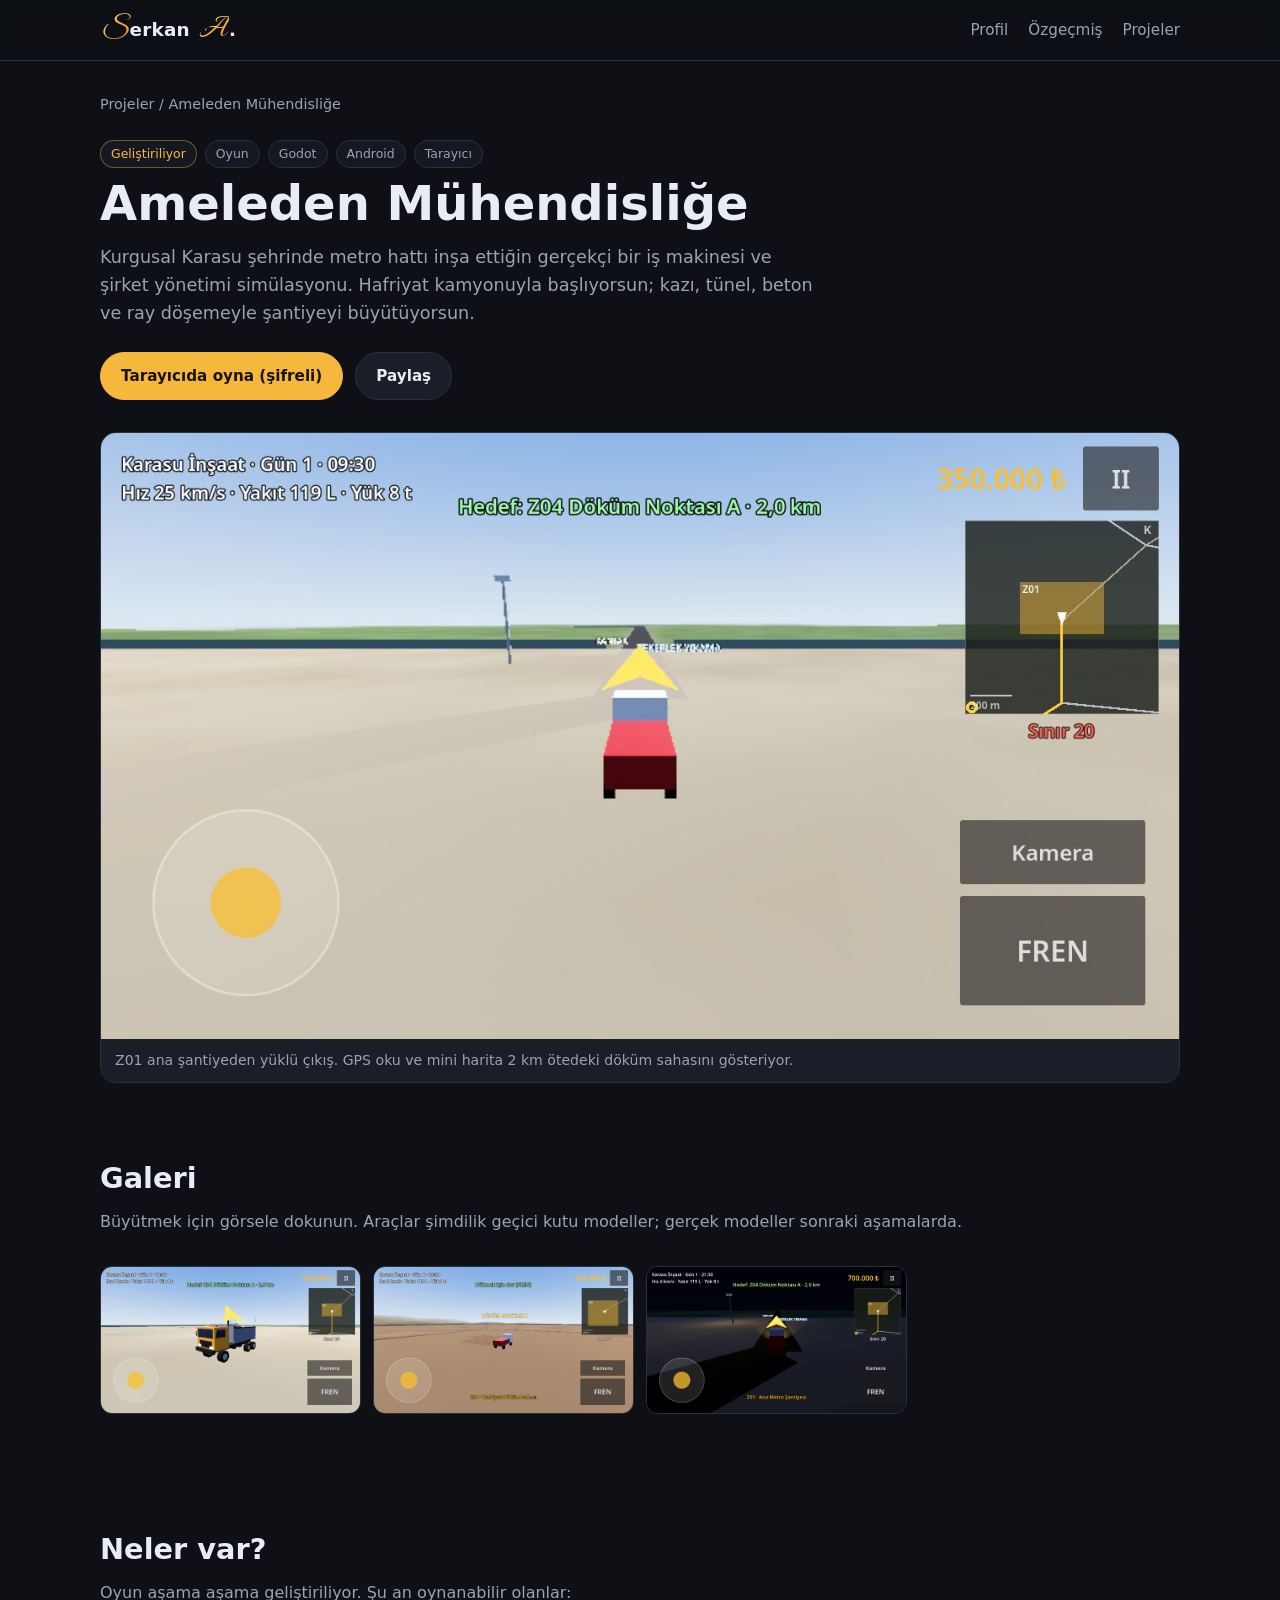
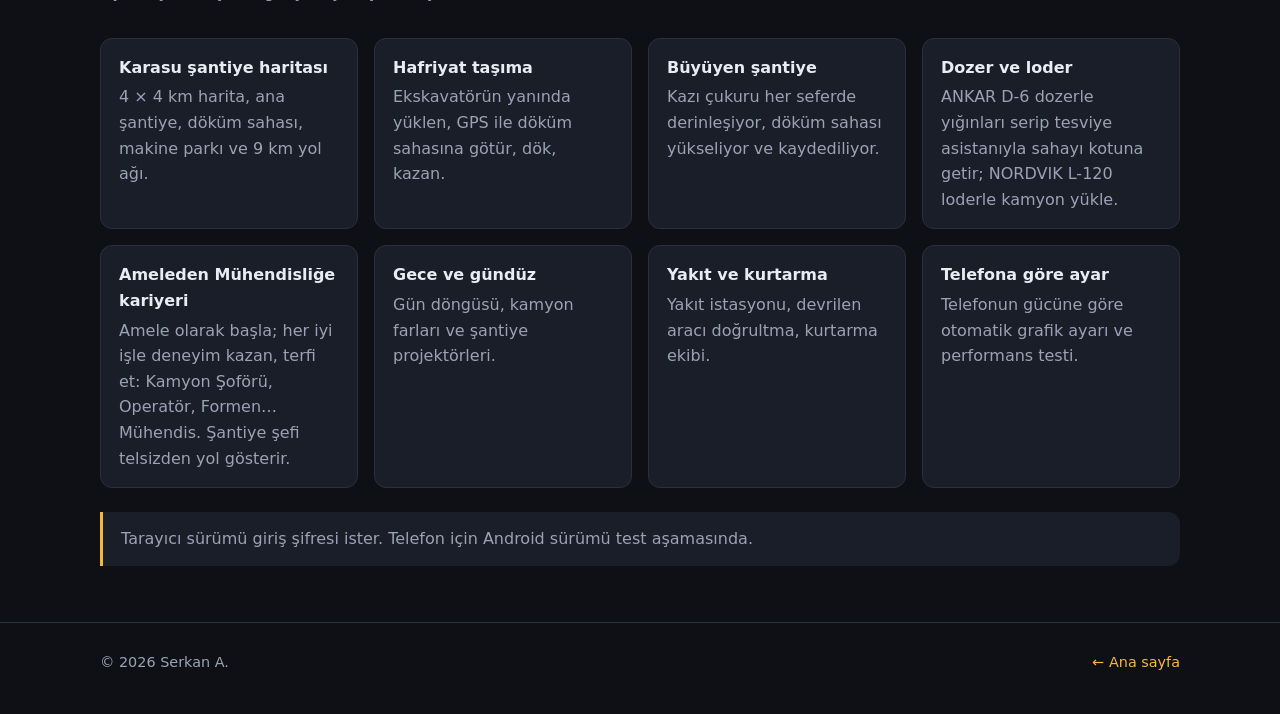
<file: projeler/ameleden-muhendislige.html>
<!doctype html>
<html lang="tr">
<head>
  <meta charset="utf-8">
  <meta name="viewport" content="width=device-width, initial-scale=1">
  <meta http-equiv="Content-Security-Policy" content="default-src 'self'; img-src 'self' data:; style-src 'self'; script-src 'self'; base-uri 'none'; form-action 'none'; object-src 'none'">
  <meta name="referrer" content="strict-origin-when-cross-origin">
  <title>Ameleden Mühendisliğe · Serkan A.</title>
  <meta name="description" content="Metro inşaatı, ağır iş makineleri ve şirket yönetimi simülasyonu. Hafriyat kamyonuyla başla, şantiyeyi büyüt.">
  <meta property="og:title" content="Ameleden Mühendisliğe">
  <meta property="og:description" content="Metro inşaatı, ağır iş makineleri ve şirket yönetimi simülasyonu.">
  <meta property="og:type" content="website">
  <meta property="og:image" content="https://serkan737526.github.io/assets/img/ameleden-yol.jpg">
  <link rel="canonical" href="https://serkan737526.github.io/projeler/ameleden-muhendislige.html">
  <link rel="icon" href="../assets/favicon.svg" type="image/svg+xml">
  <link rel="stylesheet" href="../assets/style.css">
  <script src="../assets/site.js" defer></script>
</head>
<body>
  <header class="nav">
    <div class="wrap">
      <a class="brand" href="../"><span class="sig"><span class="s">S</span>erkan <span class="a">A</span>.</span></a>
      <nav aria-label="Ana menü">
        <ul>
          <li><a href="../#profil">Profil</a></li>
          <li><a href="../#ozgecmis">Özgeçmiş</a></li>
          <li><a href="../#projeler">Projeler</a></li>
        </ul>
      </nav>
    </div>
  </header>

  <main class="wrap">
    <p class="crumbs"><a href="../#projeler">Projeler</a> / Ameleden Mühendisliğe</p>

    <div class="project-hero">
      <div class="tags"><span class="tag status dev">Geliştiriliyor</span><span class="tag">Oyun</span><span class="tag">Godot</span><span class="tag">Android</span><span class="tag">Tarayıcı</span></div>
      <h1>Ameleden Mühendisliğe</h1>
      <p class="lead">Kurgusal Karasu şehrinde metro hattı inşa ettiğin gerçekçi bir iş makinesi ve şirket yönetimi simülasyonu. Hafriyat kamyonuyla başlıyorsun; kazı, tünel, beton ve ray döşemeyle şantiyeyi büyütüyorsun.</p>
      <div class="btns">
        <a class="btn primary" href="../metro/">Tarayıcıda oyna (şifreli)</a>
        <button class="btn" type="button" data-share="" data-title="Ameleden Mühendisliğe">Paylaş</button>
      </div>
    </div>

    <figure class="shot">
      <img src="../assets/img/ameleden-yol.jpg" alt="Yüklü hafriyat kamyonu Z01 şantiyesinden çıkıyor; üstünde sarı GPS oku, sağ üstte mini harita" width="1280" height="720">
      <figcaption>Z01 ana şantiyeden yüklü çıkış. GPS oku ve mini harita 2 km ötedeki döküm sahasını gösteriyor.</figcaption>
    </figure>

    <section>
      <h2>Galeri</h2>
      <p class="sub">Büyütmek için görsele dokunun. Araçlar şimdilik geçici kutu modeller; gerçek modeller sonraki aşamalarda.</p>
      <div class="gallery">
        <a href="../assets/img/ameleden-kamyon.jpg"><img src="../assets/img/ameleden-kamyon.jpg" alt="Sarı kabinli VOLKAN V180 damperli kamyon" loading="lazy" width="1280" height="720"></a>
        <a href="../assets/img/ameleden-doku.jpg"><img src="../assets/img/ameleden-doku.jpg" alt="Z04 döküm sahasında kamyon ve dökülmüş toprak yığınları" loading="lazy" width="1280" height="720"></a>
        <a href="../assets/img/ameleden-gece.jpg"><img src="../assets/img/ameleden-gece.jpg" alt="Gece farları yanan kamyon ve şantiye projektörü" loading="lazy" width="1280" height="720"></a>
      </div>
    </section>

    <section>
      <h2>Neler var?</h2>
      <p class="sub">Oyun aşama aşama geliştiriliyor. Şu an oynanabilir olanlar:</p>
      <ul class="features">
        <li><strong>Karasu şantiye haritası</strong>4 × 4 km harita, ana şantiye, döküm sahası, makine parkı ve 9 km yol ağı.</li>
        <li><strong>Hafriyat taşıma</strong>Ekskavatörün yanında yüklen, GPS ile döküm sahasına götür, dök, kazan.</li>
        <li><strong>Büyüyen şantiye</strong>Kazı çukuru her seferde derinleşiyor, döküm sahası yükseliyor ve kaydediliyor.</li>
        <li><strong>Dozer ve loder</strong>ANKAR D-6 dozerle yığınları serip tesviye asistanıyla sahayı kotuna getir; NORDVIK L-120 loderle kamyon yükle.</li>
        <li><strong>Ameleden Mühendisliğe kariyeri</strong>Amele olarak başla; her iyi işle deneyim kazan, terfi et: Kamyon Şoförü, Operatör, Formen… Mühendis. Şantiye şefi telsizden yol gösterir.</li>
        <li><strong>Gece ve gündüz</strong>Gün döngüsü, kamyon farları ve şantiye projektörleri.</li>
        <li><strong>Yakıt ve kurtarma</strong>Yakıt istasyonu, devrilen aracı doğrultma, kurtarma ekibi.</li>
        <li><strong>Telefona göre ayar</strong>Telefonun gücüne göre otomatik grafik ayarı ve performans testi.</li>
      </ul>
      <p class="note">Tarayıcı sürümü giriş şifresi ister. Telefon için Android sürümü test aşamasında.</p>
    </section>
  </main>

  <footer>
    <div class="wrap">
      <span>© <span id="yil">2026</span> Serkan A.</span>
      <a href="../">← Ana sayfa</a>
    </div>
  </footer>
</body>
</html>
</file>
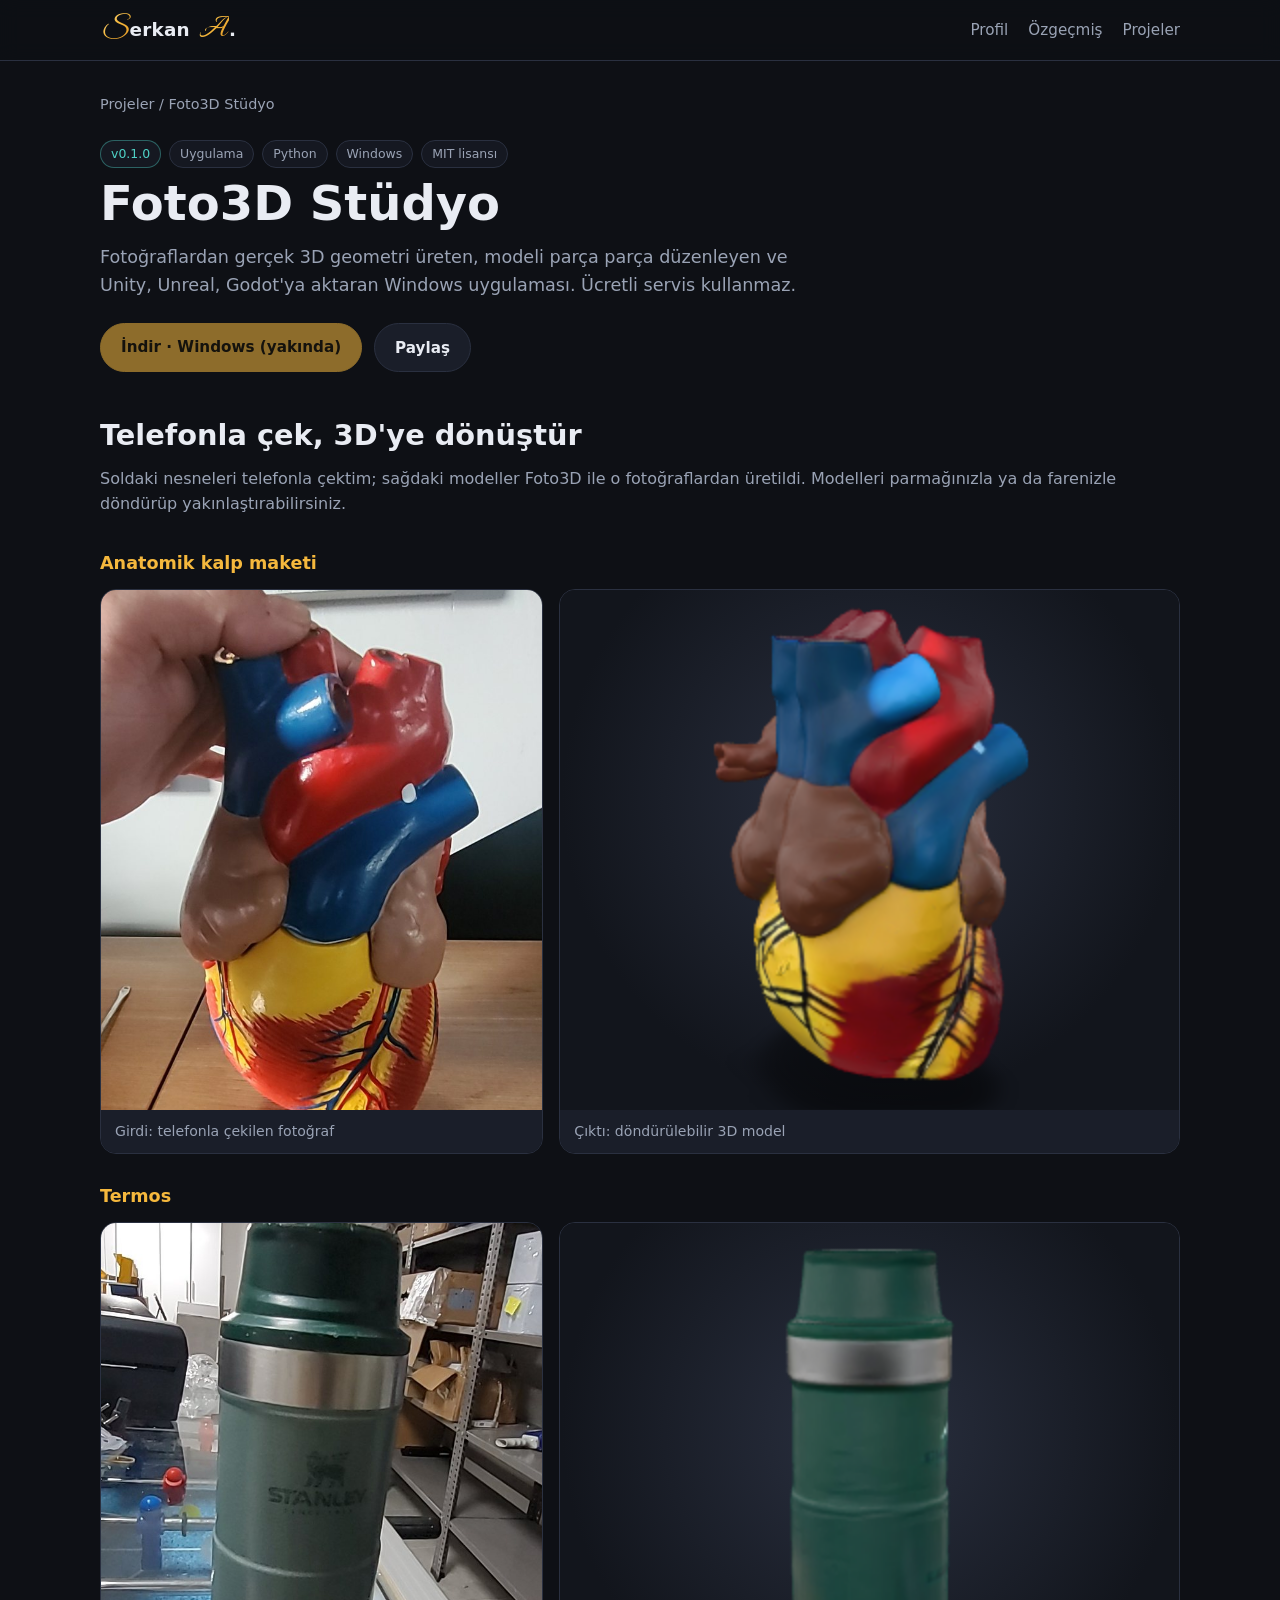
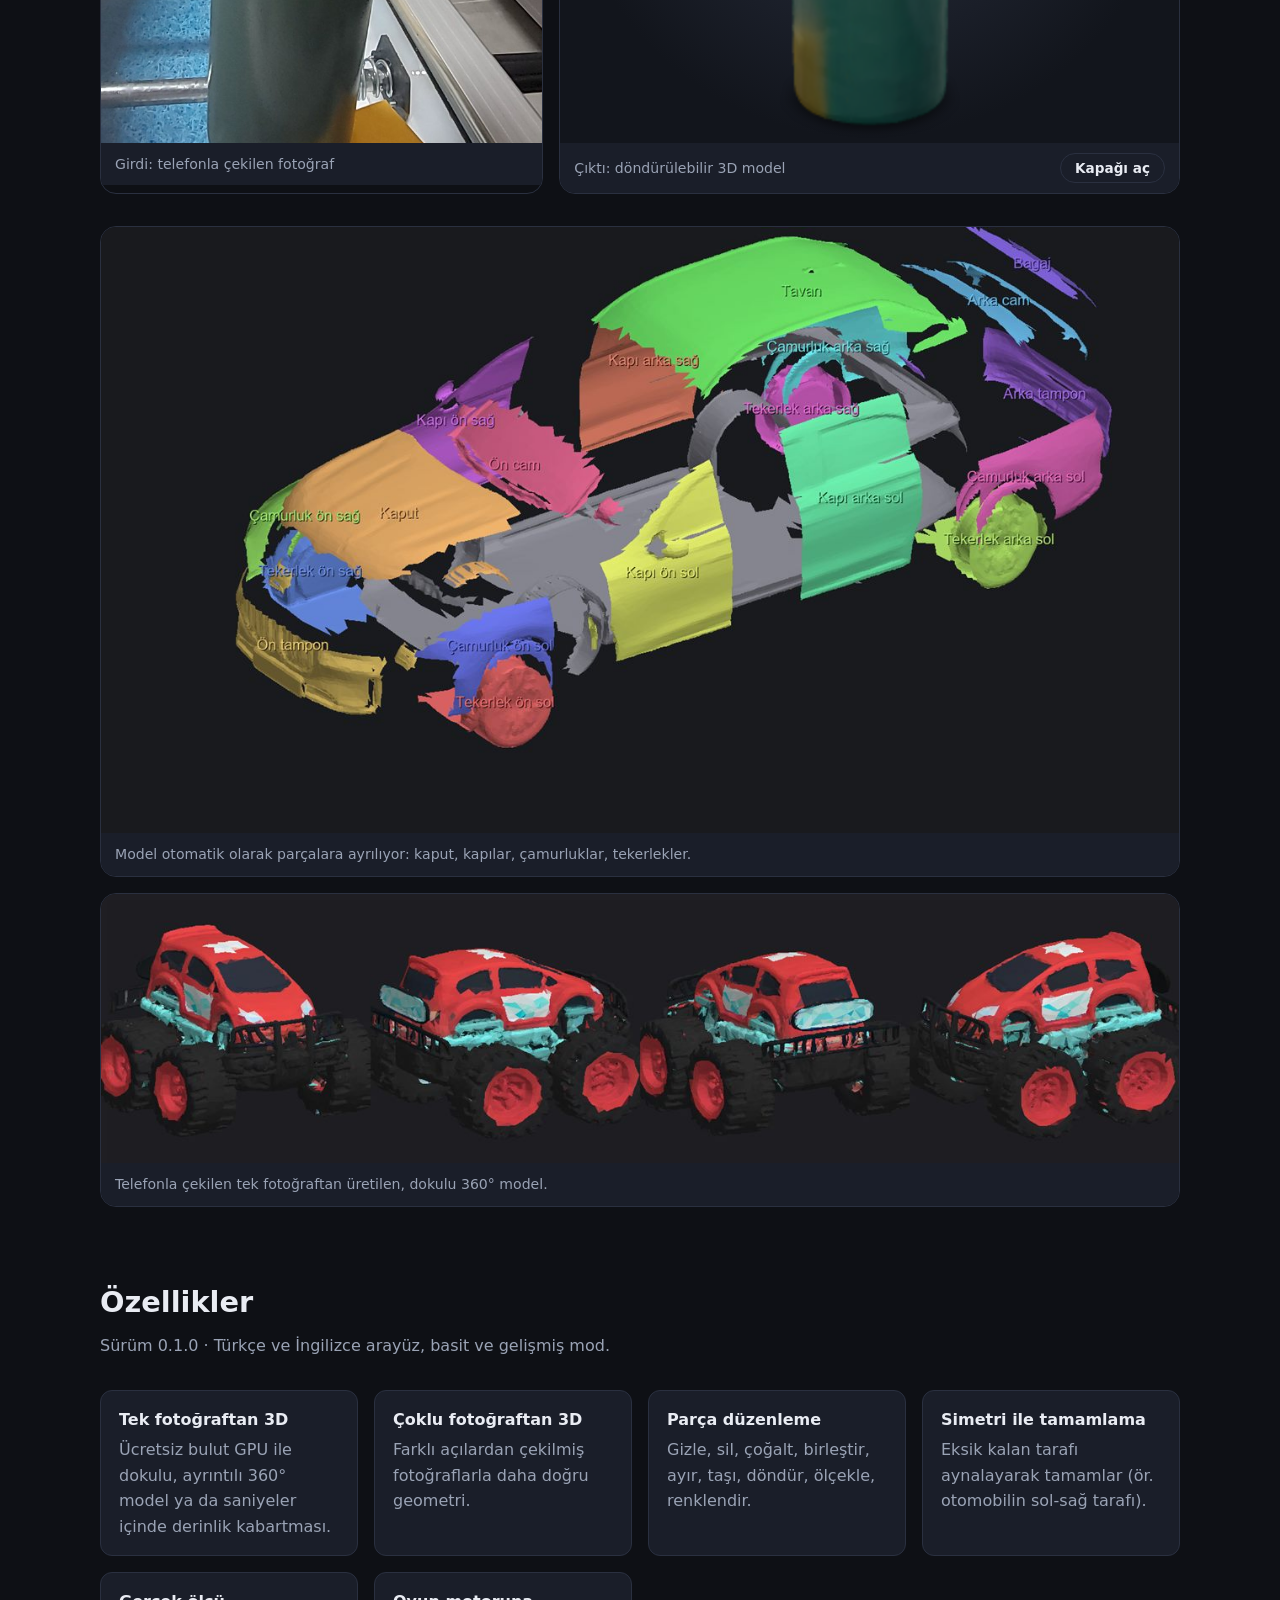
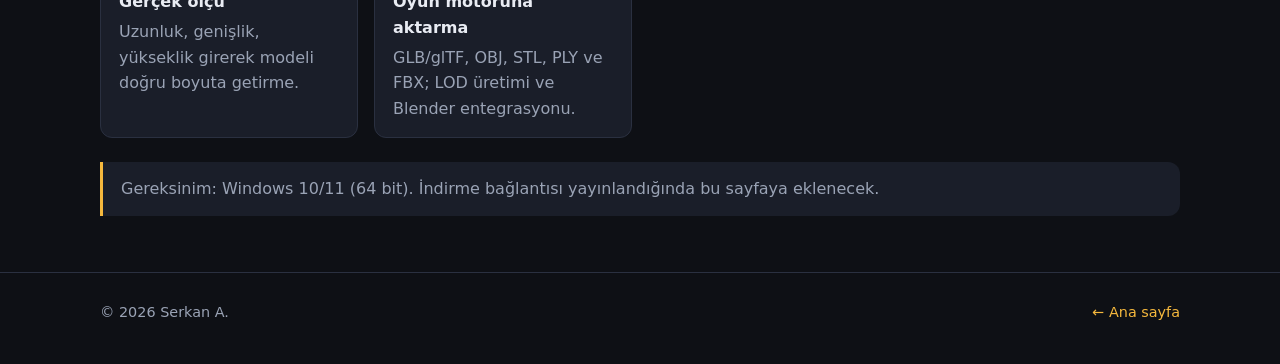
<file: projeler/foto3d-studyo.html>
<!doctype html>
<html lang="tr">
<head>
  <meta charset="utf-8">
  <meta name="viewport" content="width=device-width, initial-scale=1">
  <meta http-equiv="Content-Security-Policy" content="default-src 'self'; img-src 'self' data: blob:; style-src 'self' 'unsafe-inline'; script-src 'self' 'wasm-unsafe-eval'; worker-src 'self' blob:; connect-src 'self' data: blob:; base-uri 'none'; form-action 'none'; object-src 'none'">
  <meta name="referrer" content="strict-origin-when-cross-origin">
  <title>Foto3D Stüdyo · Serkan A.</title>
  <meta name="description" content="Fotoğraflardan gerçek 3D model üreten, düzenleyen ve oyun motorlarına aktaran Windows uygulaması.">
  <meta property="og:title" content="Foto3D Stüdyo">
  <meta property="og:description" content="Fotoğraflardan gerçek 3D model üreten Windows uygulaması.">
  <meta property="og:type" content="website">
  <meta property="og:image" content="https://serkan737526.github.io/assets/img/foto3d-1.jpg">
  <link rel="canonical" href="https://serkan737526.github.io/projeler/foto3d-studyo.html">
  <link rel="icon" href="../assets/favicon.svg" type="image/svg+xml">
  <link rel="stylesheet" href="../assets/style.css">
  <script src="../assets/site.js" defer></script>
  <script src="../assets/js/model-ayar.js"></script>
  <script type="module" src="../assets/js/model-viewer.min.js"></script>
</head>
<body>
  <header class="nav">
    <div class="wrap">
      <a class="brand" href="../"><span class="sig"><span class="s">S</span>erkan <span class="a">A</span>.</span></a>
      <nav aria-label="Ana menü">
        <ul>
          <li><a href="../#profil">Profil</a></li>
          <li><a href="../#ozgecmis">Özgeçmiş</a></li>
          <li><a href="../#projeler">Projeler</a></li>
        </ul>
      </nav>
    </div>
  </header>

  <main class="wrap">
    <p class="crumbs"><a href="../#projeler">Projeler</a> / Foto3D Stüdyo</p>

    <div class="project-hero">
      <div class="tags"><span class="tag status">v0.1.0</span><span class="tag">Uygulama</span><span class="tag">Python</span><span class="tag">Windows</span><span class="tag">MIT lisansı</span></div>
      <h1>Foto3D Stüdyo</h1>
      <p class="lead">Fotoğraflardan gerçek 3D geometri üreten, modeli parça parça düzenleyen ve Unity, Unreal, Godot'ya aktaran Windows uygulaması. Ücretli servis kullanmaz.</p>
      <div class="btns">
        <a class="btn primary" href="#" aria-disabled="true">İndir · Windows (yakında)</a>
        <button class="btn" type="button" data-share="" data-title="Foto3D Stüdyo">Paylaş</button>
      </div>
    </div>

    <section class="demo3d" aria-labelledby="demo-baslik">
      <h2 id="demo-baslik">Telefonla çek, 3D'ye dönüştür</h2>
      <p class="sub">Soldaki nesneleri telefonla çektim; sağdaki modeller Foto3D ile o fotoğraflardan üretildi. Modelleri parmağınızla ya da farenizle döndürüp yakınlaştırabilirsiniz.</p>
      <h3 class="demo-h">Anatomik kalp maketi</h3>
      <div class="compare">
        <figure class="shot">
          <img src="../assets/img/foto3d-kalp-foto.jpg" alt="Elde tutulan renkli anatomik kalp maketi, telefonla çekilmiş fotoğraf" width="720" height="1135">
          <figcaption>Girdi: telefonla çekilen fotoğraf</figcaption>
        </figure>
        <figure class="shot viewer">
          <model-viewer src="../assets/3d/kalp.glb" alt="Kalp maketinin Foto3D ile üretilmiş, döndürülebilir 3D modeli" camera-controls touch-action="pan-y" auto-rotate shadow-intensity="1" exposure="1.05" interaction-prompt="none"></model-viewer>
          <figcaption>Çıktı: döndürülebilir 3D model</figcaption>
        </figure>
      </div>
      <h3 class="demo-h">Termos</h3>
      <div class="compare">
        <figure class="shot">
          <img src="../assets/img/foto3d-termos-foto.jpg" alt="Masa üzerinde duran yeşil termos, telefonla çekilmiş fotoğraf" width="680" height="1250">
          <figcaption>Girdi: telefonla çekilen fotoğraf</figcaption>
        </figure>
        <figure class="shot viewer">
          <model-viewer src="../assets/3d/termos.glb" alt="Termosun Foto3D ile üretilmiş, döndürülebilir 3D modeli" camera-controls touch-action="pan-y" auto-rotate shadow-intensity="1" exposure="1.05" interaction-prompt="none" data-hareket="termos-hareket"></model-viewer>
          <figcaption>Çıktı: döndürülebilir 3D model <span id="termos-hareket" class="viewer-btns"></span></figcaption>
        </figure>
      </div>
    </section>

    <figure class="shot">
      <img src="../assets/img/foto3d-1.jpg" alt="Kaput, kapılar, çamurluklar ve tekerlekler olarak ayrı renklerle etiketlenmiş otomobil modeli" width="1280" height="720">
      <figcaption>Model otomatik olarak parçalara ayrılıyor: kaput, kapılar, çamurluklar, tekerlekler.</figcaption>
    </figure>
    <figure class="shot">
      <img src="../assets/img/foto3d-2.jpg" alt="Telefonla çekilmiş fotoğraftan üretilmiş oyuncak arabanın dört farklı açıdan 3D modeli" loading="lazy" width="1280" height="320">
      <figcaption>Telefonla çekilen tek fotoğraftan üretilen, dokulu 360° model.</figcaption>
    </figure>

    <section>
      <h2>Özellikler</h2>
      <p class="sub">Sürüm 0.1.0 · Türkçe ve İngilizce arayüz, basit ve gelişmiş mod.</p>
      <ul class="features">
        <li><strong>Tek fotoğraftan 3D</strong>Ücretsiz bulut GPU ile dokulu, ayrıntılı 360° model ya da saniyeler içinde derinlik kabartması.</li>
        <li><strong>Çoklu fotoğraftan 3D</strong>Farklı açılardan çekilmiş fotoğraflarla daha doğru geometri.</li>
        <li><strong>Parça düzenleme</strong>Gizle, sil, çoğalt, birleştir, ayır, taşı, döndür, ölçekle, renklendir.</li>
        <li><strong>Simetri ile tamamlama</strong>Eksik kalan tarafı aynalayarak tamamlar (ör. otomobilin sol-sağ tarafı).</li>
        <li><strong>Gerçek ölçü</strong>Uzunluk, genişlik, yükseklik girerek modeli doğru boyuta getirme.</li>
        <li><strong>Oyun motoruna aktarma</strong>GLB/glTF, OBJ, STL, PLY ve FBX; LOD üretimi ve Blender entegrasyonu.</li>
      </ul>
      <p class="note">Gereksinim: Windows 10/11 (64 bit). İndirme bağlantısı yayınlandığında bu sayfaya eklenecek.</p>
    </section>
  </main>

  <footer>
    <div class="wrap">
      <span>© <span id="yil">2026</span> Serkan A.</span>
      <a href="../">← Ana sayfa</a>
    </div>
  </footer>
</body>
</html>
</file>
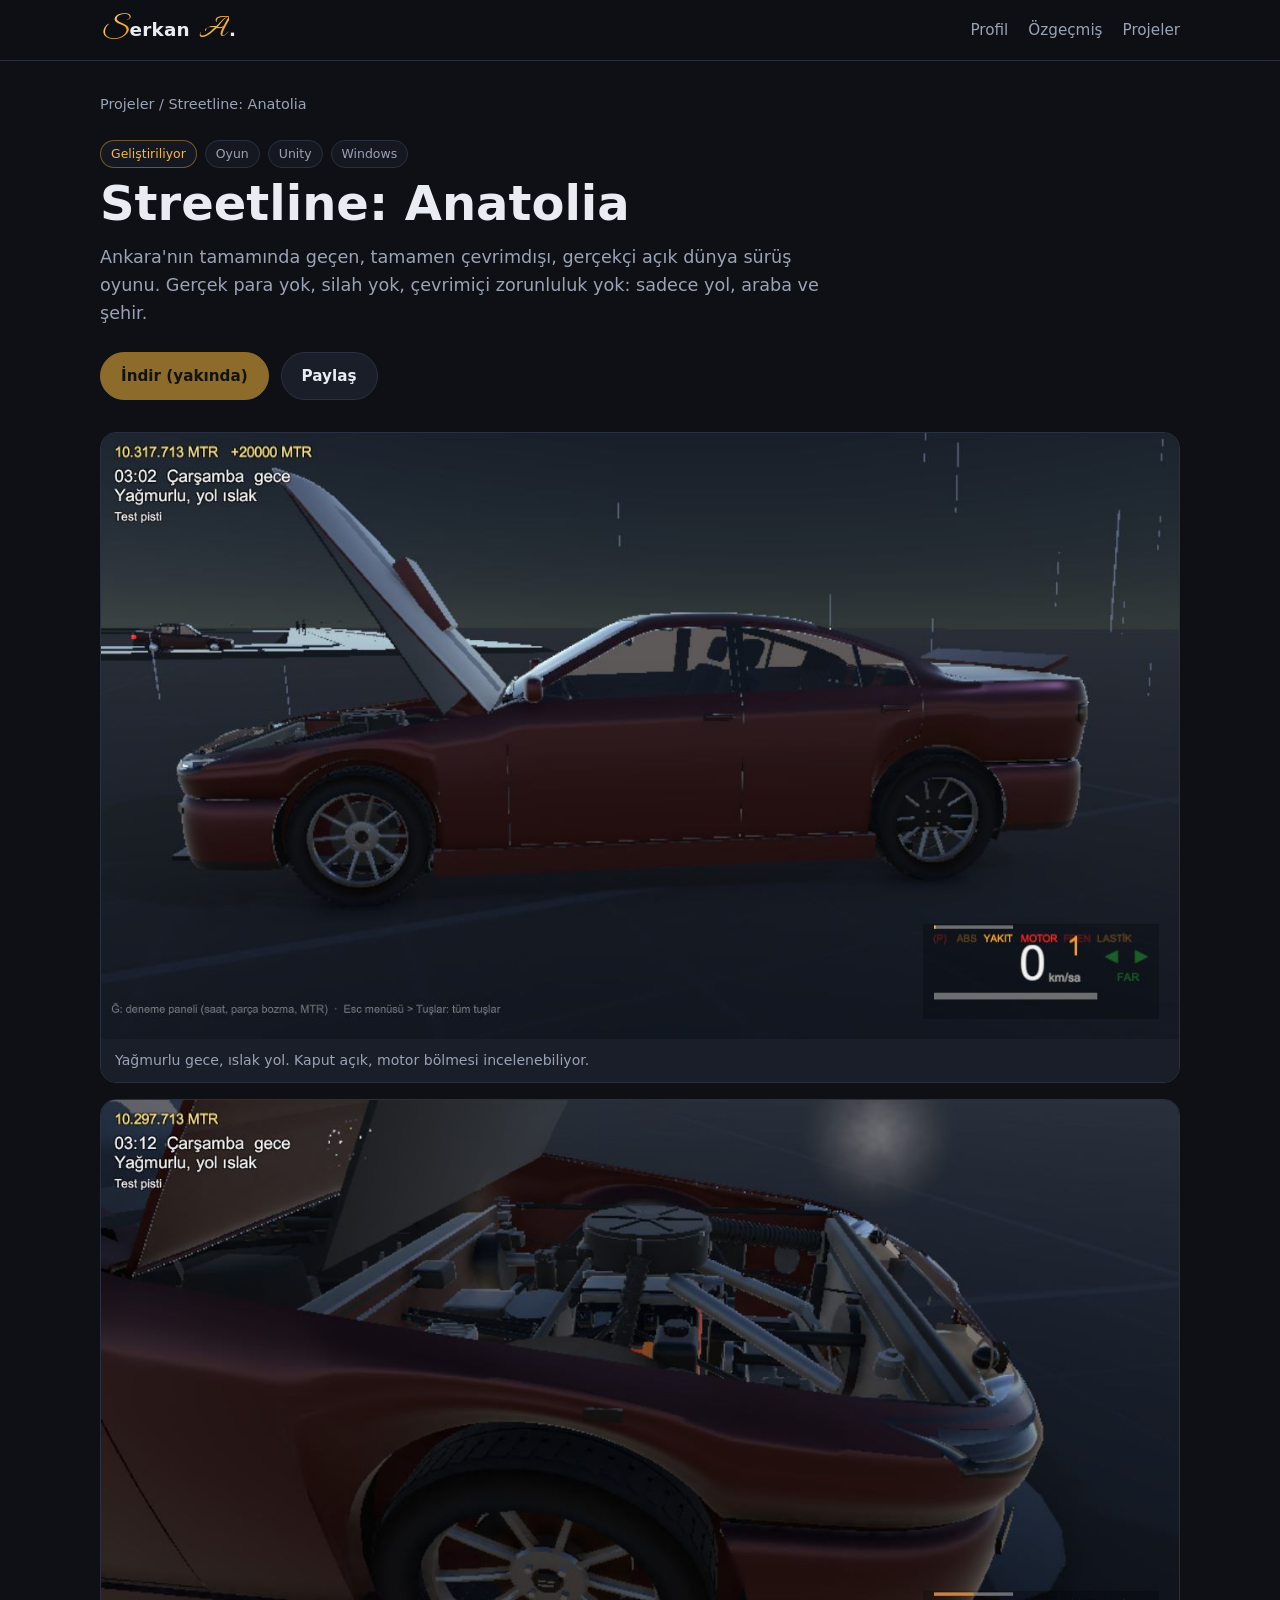
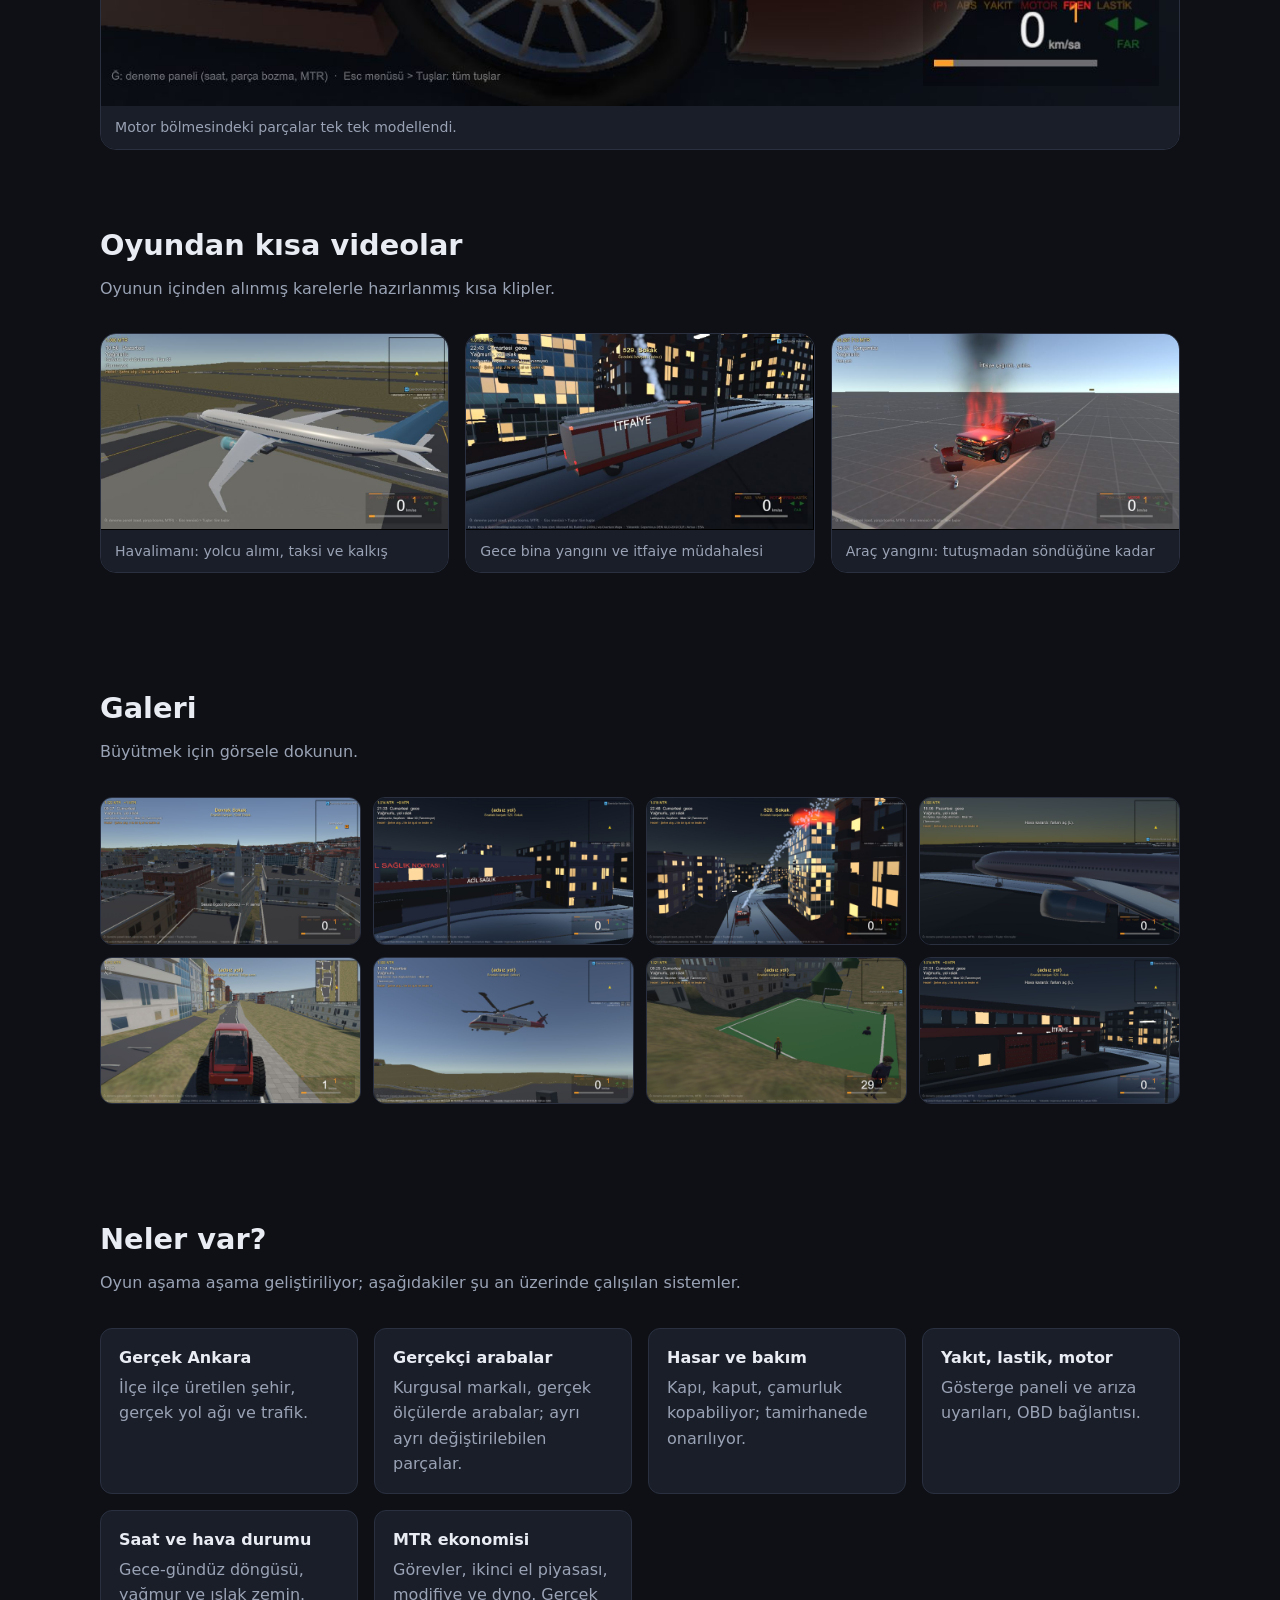
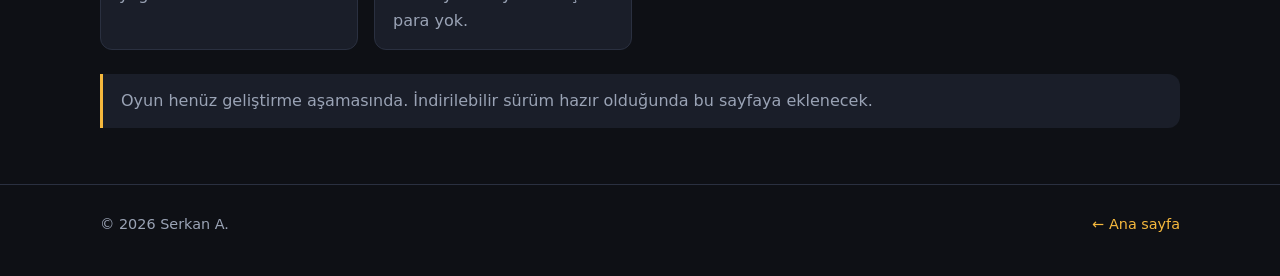
<file: projeler/streetline-anatolia.html>
<!doctype html>
<html lang="tr">
<head>
  <meta charset="utf-8">
  <meta name="viewport" content="width=device-width, initial-scale=1">
  <meta http-equiv="Content-Security-Policy" content="default-src 'self'; img-src 'self' data:; style-src 'self'; script-src 'self'; base-uri 'none'; form-action 'none'; object-src 'none'">
  <meta name="referrer" content="strict-origin-when-cross-origin">
  <title>Streetline: Anatolia · Serkan A.</title>
  <meta name="description" content="Ankara'nın tamamında geçen, çevrimdışı, gerçekçi açık dünya sürüş oyunu.">
  <meta property="og:title" content="Streetline: Anatolia">
  <meta property="og:description" content="Ankara'nın tamamında geçen, çevrimdışı, gerçekçi açık dünya sürüş oyunu.">
  <meta property="og:type" content="website">
  <meta property="og:image" content="https://serkan737526.github.io/assets/img/streetline-1.jpg">
  <link rel="canonical" href="https://serkan737526.github.io/projeler/streetline-anatolia.html">
  <link rel="icon" href="../assets/favicon.svg" type="image/svg+xml">
  <link rel="stylesheet" href="../assets/style.css">
  <script src="../assets/site.js" defer></script>
</head>
<body>
  <header class="nav">
    <div class="wrap">
      <a class="brand" href="../"><span class="sig"><span class="s">S</span>erkan <span class="a">A</span>.</span></a>
      <nav aria-label="Ana menü">
        <ul>
          <li><a href="../#profil">Profil</a></li>
          <li><a href="../#ozgecmis">Özgeçmiş</a></li>
          <li><a href="../#projeler">Projeler</a></li>
        </ul>
      </nav>
    </div>
  </header>

  <main class="wrap">
    <p class="crumbs"><a href="../#projeler">Projeler</a> / Streetline: Anatolia</p>

    <div class="project-hero">
      <div class="tags"><span class="tag status dev">Geliştiriliyor</span><span class="tag">Oyun</span><span class="tag">Unity</span><span class="tag">Windows</span></div>
      <h1>Streetline: Anatolia</h1>
      <p class="lead">Ankara'nın tamamında geçen, tamamen çevrimdışı, gerçekçi açık dünya sürüş oyunu. Gerçek para yok, silah yok, çevrimiçi zorunluluk yok: sadece yol, araba ve şehir.</p>
      <div class="btns">
        <a class="btn primary" href="#" aria-disabled="true">İndir (yakında)</a>
        <button class="btn" type="button" data-share="" data-title="Streetline: Anatolia">Paylaş</button>
      </div>
    </div>

    <figure class="shot">
      <img src="../assets/img/streetline-1.jpg" alt="Yağmurlu gecede test pistinde kaputu açık bordo sedan" width="1280" height="720">
      <figcaption>Yağmurlu gece, ıslak yol. Kaput açık, motor bölmesi incelenebiliyor.</figcaption>
    </figure>
    <figure class="shot">
      <img src="../assets/img/streetline-2.jpg" alt="Motor bölmesinin yakından görünümü" loading="lazy" width="1280" height="720">
      <figcaption>Motor bölmesindeki parçalar tek tek modellendi.</figcaption>
    </figure>

    <section>
      <h2>Oyundan kısa videolar</h2>
      <p class="sub">Oyunun içinden alınmış karelerle hazırlanmış kısa klipler.</p>
      <div class="clips">
        <figure class="shot">
          <video src="../assets/video/streetline-havalimani.mp4" poster="../assets/video/streetline-havalimani-kapak.jpg" muted loop playsinline autoplay preload="metadata" width="1280" height="720"></video>
          <figcaption>Havalimanı: yolcu alımı, taksi ve kalkış</figcaption>
        </figure>
        <figure class="shot">
          <video src="../assets/video/streetline-yangin.mp4" poster="../assets/video/streetline-yangin-kapak.jpg" muted loop playsinline autoplay preload="metadata" width="1280" height="720"></video>
          <figcaption>Gece bina yangını ve itfaiye müdahalesi</figcaption>
        </figure>
        <figure class="shot">
          <video src="../assets/video/streetline-arac-yangini.mp4" poster="../assets/video/streetline-arac-yangini-kapak.jpg" muted loop playsinline autoplay preload="metadata" width="1280" height="720"></video>
          <figcaption>Araç yangını: tutuşmadan söndüğüne kadar</figcaption>
        </figure>
      </div>
    </section>

    <section>
      <h2>Galeri</h2>
      <p class="sub">Büyütmek için görsele dokunun.</p>
      <div class="gallery">
        <a href="../assets/img/streetline-g1.jpg"><img src="../assets/img/streetline-g1.jpg" alt="Ankara mahallesinde cami kubbesi ve apartmanlar" loading="lazy" width="1280" height="720"></a>
        <a href="../assets/img/streetline-g2.jpg"><img src="../assets/img/streetline-g2.jpg" alt="Gece Keçiören acil sağlık noktası ve ambulans" loading="lazy" width="1280" height="720"></a>
        <a href="../assets/img/streetline-g3.jpg"><img src="../assets/img/streetline-g3.jpg" alt="Gece yanan binaya su sıkan itfaiye aracı" loading="lazy" width="1280" height="720"></a>
        <a href="../assets/img/streetline-g4.jpg"><img src="../assets/img/streetline-g4.jpg" alt="Havalimanında yolcu alan uçak" loading="lazy" width="1280" height="720"></a>
        <a href="../assets/img/streetline-g5.jpg"><img src="../assets/img/streetline-g5.jpg" alt="Şehir sokağında arazi aracıyla sürüş" loading="lazy" width="1280" height="720"></a>
        <a href="../assets/img/streetline-g6.jpg"><img src="../assets/img/streetline-g6.jpg" alt="Alçalan ambulans helikopteri" loading="lazy" width="1280" height="720"></a>
        <a href="../assets/img/streetline-g7.jpg"><img src="../assets/img/streetline-g7.jpg" alt="Mahalle halı sahasında oynayan insanlar" loading="lazy" width="1280" height="720"></a>
        <a href="../assets/img/streetline-g8.jpg"><img src="../assets/img/streetline-g8.jpg" alt="Gece itfaiye istasyonu" loading="lazy" width="1280" height="720"></a>
      </div>
    </section>

    <section>
      <h2>Neler var?</h2>
      <p class="sub">Oyun aşama aşama geliştiriliyor; aşağıdakiler şu an üzerinde çalışılan sistemler.</p>
      <ul class="features">
        <li><strong>Gerçek Ankara</strong>İlçe ilçe üretilen şehir, gerçek yol ağı ve trafik.</li>
        <li><strong>Gerçekçi arabalar</strong>Kurgusal markalı, gerçek ölçülerde arabalar; ayrı ayrı değiştirilebilen parçalar.</li>
        <li><strong>Hasar ve bakım</strong>Kapı, kaput, çamurluk kopabiliyor; tamirhanede onarılıyor.</li>
        <li><strong>Yakıt, lastik, motor</strong>Gösterge paneli ve arıza uyarıları, OBD bağlantısı.</li>
        <li><strong>Saat ve hava durumu</strong>Gece-gündüz döngüsü, yağmur ve ıslak zemin.</li>
        <li><strong>MTR ekonomisi</strong>Görevler, ikinci el piyasası, modifiye ve dyno. Gerçek para yok.</li>
      </ul>
      <p class="note">Oyun henüz geliştirme aşamasında. İndirilebilir sürüm hazır olduğunda bu sayfaya eklenecek.</p>
    </section>
  </main>

  <footer>
    <div class="wrap">
      <span>© <span id="yil">2026</span> Serkan A.</span>
      <a href="../">← Ana sayfa</a>
    </div>
  </footer>
</body>
</html>
</file>
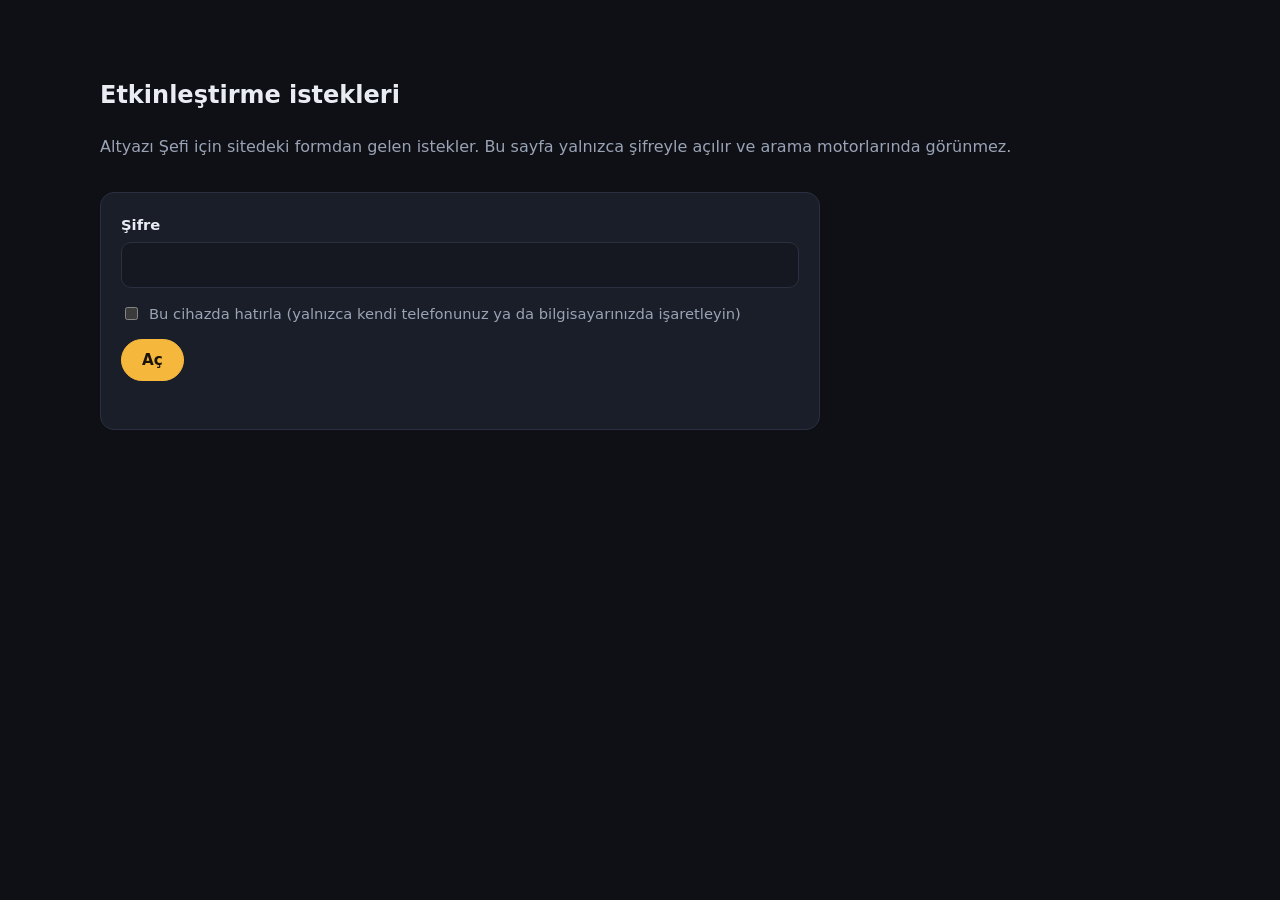
<file: yonetim/istekler.html>
<!doctype html>
<html lang="tr">
<head>
  <meta charset="utf-8">
  <meta name="viewport" content="width=device-width, initial-scale=1">
  <meta http-equiv="Content-Security-Policy" content="default-src 'self'; img-src 'self' data:; style-src 'self'; script-src 'self'; connect-src https://altyazi-sefi-istek.blue737526.workers.dev; base-uri 'none'; form-action 'none'; object-src 'none'">
  <meta name="referrer" content="no-referrer">
  <meta name="robots" content="noindex, nofollow">
  <title>Etkinleştirme istekleri</title>
  <link rel="icon" href="../assets/favicon.svg" type="image/svg+xml">
  <link rel="stylesheet" href="../assets/style.css">
  <script src="../assets/js/istekler-yonetim.js" defer></script>
</head>
<body>
  <main class="wrap">
    <section>
      <h1>Etkinleştirme istekleri</h1>
      <p class="sub">Altyazı Şefi için sitedeki formdan gelen istekler. Bu sayfa yalnızca şifreyle açılır ve arama motorlarında görünmez.</p>

      <form id="giris" class="istek-form">
        <label class="tam">Şifre
          <input name="sifre" type="password" autocomplete="current-password" required>
        </label>
        <label class="tam secim"><input name="hatirla" type="checkbox"> Bu cihazda hatırla (yalnızca kendi telefonunuz ya da bilgisayarınızda işaretleyin)</label>
        <div class="tam"><button class="btn primary" type="submit">Aç</button>
          <p id="giris-durum" class="form-durum" role="status"></p></div>
      </form>

      <div id="panel" hidden>
        <div class="btns panel-ust">
          <button class="btn" type="button" id="yenile">Yenile</button>
          <button class="btn" type="button" id="cikis">Çıkış</button>
          <span id="sayi" class="ince"></span>
        </div>
        <div id="liste" class="istek-liste"></div>
      </div>
    </section>
  </main>
</body>
</html>
</file>
<file: assets/style.css>
:root {
  --bg: #0e1015;
  --bg-2: #151821;
  --card: #1a1e29;
  --line: #2a3040;
  --text: #e9ecf3;
  --muted: #9aa3b5;
  --accent: #f5b83d;
  --accent-2: #4fd1c5;
  --radius: 16px;
  --max: 1080px;
  color-scheme: dark;
}

@font-face {
  font-family: "Great Vibes";
  src: url("fonts/great-vibes-latin-400-normal.woff2") format("woff2");
  font-display: swap;
}
@font-face {
  font-family: "Italianno";
  src: url("fonts/italianno-latin-400-normal.woff2") format("woff2");
  font-display: swap;
}

* { box-sizing: border-box; }

/* İmza: "Serkan A." — S ve A el yazısı, altın renkli */
.sig { white-space: nowrap; font-weight: 700; }
.sig .s, .sig .a {
  font-weight: 400;
  line-height: 0;
  padding: 0 .06em;
  background: linear-gradient(135deg, #ffe29a, var(--accent) 45%, #d98a1c);
  -webkit-background-clip: text;
  background-clip: text;
  color: transparent;
}
.sig .s { font-family: "Great Vibes", cursive; font-size: 1.6em; margin-right: -.04em; }
.sig .a { font-family: "Italianno", cursive; font-size: 1.95em; }

html { scroll-behavior: smooth; }

body {
  margin: 0;
  background: var(--bg);
  color: var(--text);
  font-family: "Segoe UI", system-ui, -apple-system, Roboto, "Helvetica Neue", Arial, sans-serif;
  line-height: 1.6;
  -webkit-font-smoothing: antialiased;
}

img { max-width: 100%; height: auto; display: block; }

a { color: var(--accent); text-decoration: none; }
a:hover { text-decoration: underline; }

.wrap { width: min(var(--max), 100% - 32px); margin-inline: auto; }

/* Üst menü */
.nav {
  position: sticky; top: 0; z-index: 10;
  background: rgba(14, 16, 21, .85);
  backdrop-filter: blur(10px);
  border-bottom: 1px solid var(--line);
}
.nav .wrap { display: flex; align-items: center; justify-content: space-between; height: 60px; gap: 16px; }
.brand { color: var(--text); font-size: 1.15rem; letter-spacing: .2px; }
.brand:hover { text-decoration: none; }
.nav ul { list-style: none; display: flex; gap: 20px; margin: 0; padding: 0; }
.nav ul a { color: var(--muted); font-size: .95rem; }
.nav ul a:hover { color: var(--text); text-decoration: none; }

/* Giriş */
.hero { padding: 88px 0 64px; position: relative; overflow: hidden; }
.hero::before {
  content: ""; position: absolute; inset: -40% -10% auto auto; width: 620px; height: 620px;
  background: radial-gradient(circle, rgba(245, 184, 61, .18), transparent 65%);
  pointer-events: none;
}
.eyebrow { color: var(--accent-2); font-weight: 600; font-size: .9rem; letter-spacing: 1.5px; text-transform: uppercase; margin: 0 0 12px; }
.hero h1 { font-size: clamp(2.2rem, 6vw, 3.6rem); line-height: 1.1; margin: 0 0 18px; }
.hero h1 > span:not(.sig):not(.h1-sub) { color: var(--accent); }
.hero p.lead { font-size: 1.15rem; color: var(--muted); max-width: 640px; margin: 0 0 28px; }

.btns { display: flex; flex-wrap: wrap; gap: 12px; }
.btn {
  display: inline-flex; align-items: center; gap: 8px;
  padding: 11px 20px; border-radius: 999px; font-weight: 600; font-size: .95rem;
  border: 1px solid var(--line); background: var(--card); color: var(--text);
  cursor: pointer; font-family: inherit;
}
.btn:hover { text-decoration: none; border-color: var(--muted); }
.btn.primary { background: var(--accent); border-color: var(--accent); color: #1a1407; }
.btn.primary:hover { filter: brightness(1.08); }
.btn[aria-disabled="true"] { opacity: .55; cursor: not-allowed; }

/* Bölümler */
section { padding: 56px 0; scroll-margin-top: 60px; }
section h2 { font-size: 1.8rem; margin: 0 0 8px; }
section .sub { color: var(--muted); margin: 0 0 32px; }

/* Proje kartları */
.grid { display: grid; grid-template-columns: repeat(auto-fit, minmax(300px, 1fr)); gap: 24px; }
.card {
  background: var(--card); border: 1px solid var(--line); border-radius: var(--radius);
  overflow: hidden; display: flex; flex-direction: column;
  transition: transform .2s ease, border-color .2s ease;
}
.card:hover { transform: translateY(-3px); border-color: #3b4357; }
.card .thumb { aspect-ratio: 16 / 9; object-fit: cover; width: 100%; background: var(--bg-2); }
.card .body { padding: 20px 22px 22px; display: flex; flex-direction: column; gap: 10px; flex: 1; }
.card h3 { margin: 0; font-size: 1.3rem; }
.card h3 a { color: var(--text); }
.card p { margin: 0; color: var(--muted); }
.card .btns { margin-top: auto; padding-top: 8px; }

.tags { display: flex; flex-wrap: wrap; gap: 8px; }
.tag { font-size: .78rem; padding: 3px 10px; border-radius: 999px; background: var(--bg-2); border: 1px solid var(--line); color: var(--muted); }
.tag.status { color: var(--accent-2); border-color: rgba(79, 209, 197, .4); }
.tag.status.dev { color: var(--accent); border-color: rgba(245, 184, 61, .4); }

/* Giriş: fotoğraf, unvan, rakamlar */
.hero-grid { display: grid; grid-template-columns: 1fr auto; gap: 48px; align-items: center; }
.h1-sub { display: block; font-size: .5em; font-weight: 600; color: var(--text); margin-top: 14px; line-height: 1.3; }
.role { color: var(--accent-2); font-size: 1.1rem; font-weight: 600; margin: 0 0 16px; line-height: 1.4; }
.role span { color: var(--accent-2); font-weight: 500; }
.portrait {
  width: 210px; aspect-ratio: 3 / 4; object-fit: cover; border-radius: 20px;
  border: 1px solid rgba(245, 184, 61, .55);
  box-shadow: 0 0 0 6px rgba(245, 184, 61, .08), 0 24px 50px rgba(0, 0, 0, .45);
}
.stats { display: grid; grid-template-columns: repeat(4, auto); justify-content: start; gap: 12px 36px; margin: 36px 0 0; padding-top: 24px; border-top: 1px solid var(--line); }
.stats dt { color: var(--muted); font-size: .82rem; text-transform: uppercase; letter-spacing: 1px; }
.stats dd { margin: 2px 0 0; font-size: 1.6rem; font-weight: 700; }

/* Profil */
.profile-text { max-width: 820px; }
.profile-text p { color: var(--muted); margin: 0 0 14px; font-size: 1.05rem; }
.skills { display: grid; grid-template-columns: repeat(auto-fit, minmax(220px, 1fr)); gap: 16px; margin-top: 32px; }
.skills article { background: var(--card); border: 1px solid var(--line); border-top: 3px solid var(--accent); border-radius: 12px; padding: 18px 20px; }
.skills h3 { margin: 0 0 6px; font-size: 1.02rem; }
.skills p { margin: 0; color: var(--muted); font-size: .93rem; }

/* Özgeçmiş */
.section-head { display: flex; justify-content: space-between; align-items: flex-start; gap: 16px; flex-wrap: wrap; }
.cv { display: grid; grid-template-columns: 1.2fr 1fr; gap: 40px; }
.cert-group { color: var(--text); font-weight: 600; font-size: .9rem; margin: 18px 0 2px; }
.cert-group:first-of-type { margin-top: 0; }
.cv-h { font-size: 1.05rem; color: var(--accent-2); text-transform: uppercase; letter-spacing: 1.2px; margin: 0 0 16px; }
.cv-h:not(:first-child) { margin-top: 32px; }
.timeline { list-style: none; margin: 0; padding: 0 0 0 20px; border-left: 2px solid var(--line); }
.timeline > li { position: relative; padding: 0 0 22px 4px; }
.timeline > li:last-child { padding-bottom: 0; }
.timeline > li::before {
  content: ""; position: absolute; left: -28px; top: 7px; width: 12px; height: 12px; border-radius: 50%;
  background: var(--bg); border: 2px solid var(--accent);
}
.timeline strong { display: block; font-size: 1.05rem; }
.timeline .when { display: block; font-size: .85rem; color: var(--accent); font-weight: 600; }
.timeline .where { display: block; color: var(--muted); font-size: .95rem; }
.timeline ul { margin: 8px 0 0; padding-left: 18px; color: var(--muted); font-size: .95rem; }
.certs { list-style: none; margin: 0; padding: 0; }
.certs li { display: flex; justify-content: space-between; gap: 12px; padding: 8px 0; border-bottom: 1px solid var(--line); color: var(--muted); font-size: .95rem; }
.certs li:last-child { border-bottom: 0; }
.certs li span { color: var(--text); font-weight: 600; white-space: nowrap; }

/* Proje sayfası */
.crumbs { color: var(--muted); font-size: .9rem; margin: 32px 0 0; }
.crumbs a { color: var(--muted); }
.project-hero { padding: 24px 0 32px; }
.app-icon { width: 72px; height: 72px; border-radius: 18px; margin-bottom: 16px; box-shadow: 0 10px 24px rgba(0, 0, 0, .4); }
.project-hero h1 { font-size: clamp(2rem, 5vw, 3rem); margin: 8px 0 12px; line-height: 1.15; }
.project-hero .lead { color: var(--muted); font-size: 1.1rem; max-width: 720px; margin: 0 0 24px; }
.shot { border-radius: var(--radius); border: 1px solid var(--line); overflow: hidden; margin: 0 0 16px; }
.shot figcaption { padding: 10px 14px; font-size: .88rem; color: var(--muted); background: var(--card); }
.istek-form { display: grid; grid-template-columns: 1fr 1fr; gap: 14px 16px; background: var(--card); border: 1px solid var(--line); border-radius: 14px; padding: 20px; max-width: 720px; }
.istek-form label { display: flex; flex-direction: column; gap: 6px; font-weight: 600; font-size: .92rem; }
.istek-form .tam { grid-column: 1 / -1; }
.istek-form input, .istek-form textarea { font: inherit; font-weight: 400; color: var(--text); background: var(--bg-2); border: 1px solid var(--line); border-radius: 10px; padding: 10px 12px; }
.istek-form input:focus, .istek-form textarea:focus { outline: 2px solid var(--accent); outline-offset: 1px; }
.istek-form input[name=kod] { font-family: Consolas, "Courier New", monospace; letter-spacing: 2px; text-transform: uppercase; }
.istek-form .tuzak { position: absolute; left: -9999px; width: 1px; height: 1px; overflow: hidden; }
.ince { color: var(--muted); font-weight: 400; font-size: .85rem; }
.form-durum { margin: 10px 0 0; font-size: .92rem; min-height: 1.2em; }
.form-durum.tamam { color: var(--accent-2); }
.form-durum.hata { color: #ff8a80; }
@media (max-width: 760px) { .istek-form { grid-template-columns: 1fr; } }
.istek-form .secim { flex-direction: row; align-items: center; gap: 8px; font-weight: 400; color: var(--muted); }
.panel-ust { align-items: center; margin-bottom: 16px; }
.istek-liste { display: grid; grid-template-columns: repeat(auto-fill, minmax(260px, 1fr)); gap: 14px; }
.istek-kart { background: var(--card); border: 1px solid var(--line); border-radius: 14px; padding: 16px; display: flex; flex-direction: column; gap: 10px; }
.istek-ust { display: flex; justify-content: space-between; gap: 8px; align-items: baseline; flex-wrap: wrap; }
.istek-kod { font-family: Consolas, "Courier New", monospace; font-size: 1.5rem; letter-spacing: 3px; color: var(--accent); }
.istek-kart p { margin: 0; }
.downloads { display: grid; grid-template-columns: repeat(auto-fit, minmax(280px, 1fr)); gap: 16px; }
.dl { background: var(--card); border: 1px solid var(--line); border-top: 3px solid var(--accent); border-radius: 14px; padding: 20px; display: flex; flex-direction: column; gap: 10px; }
.dl h3 { margin: 0; font-size: 1.1rem; }
.dl-meta { margin: 0; color: var(--accent-2); font-size: .9rem; font-weight: 600; }
.dl-note { margin: 0; color: var(--muted); font-size: .9rem; }
.dl-soon { border-top-color: var(--line); opacity: .8; }
.hash { margin: 0; font-family: Consolas, "Courier New", monospace; font-size: .72rem; color: var(--muted); word-break: break-all; }
.note ul.plain { margin: 8px 0 0; padding-left: 18px; }
.note ul.plain li { margin-bottom: 6px; }
.note code { font-size: .85em; background: var(--bg-2); padding: 1px 6px; border-radius: 6px; }
.phones { display: grid; grid-template-columns: repeat(auto-fit, minmax(180px, 1fr)); gap: 18px; }
.phones figure { margin: 0; }
.phones img { border-radius: 26px; border: 6px solid #2a3040; box-shadow: 0 18px 40px rgba(0, 0, 0, .45); }
.phones figcaption { color: var(--muted); font-size: .88rem; margin-top: 10px; text-align: center; }
.pair { display: grid; grid-template-columns: repeat(auto-fit, minmax(280px, 1fr)); gap: 16px; }
.pair .shot { margin: 0; }
.clips { display: grid; grid-template-columns: repeat(auto-fit, minmax(280px, 1fr)); gap: 16px; }
.clips .shot { margin: 0; }
.clips video { display: block; width: 100%; height: auto; aspect-ratio: 16 / 9; background: #000; }
.gallery { display: grid; grid-template-columns: repeat(auto-fill, minmax(220px, 1fr)); gap: 12px; }
.gallery a { display: block; border-radius: 12px; overflow: hidden; border: 1px solid var(--line); }
.gallery img { width: 100%; aspect-ratio: 16 / 9; object-fit: cover; transition: transform .25s ease; }
.gallery a:hover img { transform: scale(1.04); }
.demo3d { padding: 8px 0 32px; }
.demo-h { font-size: 1.1rem; margin: 28px 0 12px; color: var(--accent); }
.compare { display: grid; grid-template-columns: 1fr 1.4fr; gap: 16px; align-items: stretch; }
.compare .shot { margin: 0; display: flex; flex-direction: column; }
.compare .shot img { height: 520px; object-fit: cover; object-position: 50% 25%; }
.viewer model-viewer { width: 100%; height: 520px; background: radial-gradient(circle at 50% 40%, #2a3040, #12151c 70%); --poster-color: transparent; }
.viewer figcaption { display: flex; align-items: center; justify-content: space-between; gap: 12px; flex-wrap: wrap; }
.viewer-btns { display: inline-flex; gap: 8px; }
.viewer-btns .btn { padding: 6px 14px; font-size: .85rem; }
@media (max-width: 760px) {
  .compare { grid-template-columns: 1fr; }
  .compare .shot img { height: auto; max-height: 560px; object-position: 50% 40%; }
  .viewer model-viewer { height: 380px; }
}
.features { display: grid; grid-template-columns: repeat(auto-fit, minmax(240px, 1fr)); gap: 16px; padding: 0; list-style: none; margin: 0; }
.features li { background: var(--card); border: 1px solid var(--line); border-radius: 12px; padding: 16px 18px; color: var(--muted); }
.features li strong { color: var(--text); display: block; margin-bottom: 4px; }
.note {
  border-left: 3px solid var(--accent); background: var(--card); padding: 14px 18px;
  border-radius: 0 12px 12px 0; color: var(--muted); margin: 24px 0 0;
}

/* Alt bilgi */
footer { border-top: 1px solid var(--line); padding: 28px 0 40px; color: var(--muted); font-size: .9rem; }
footer .wrap { display: flex; justify-content: space-between; flex-wrap: wrap; gap: 12px; }

.toast {
  position: fixed; left: 50%; bottom: 24px; transform: translate(-50%, 20px);
  background: var(--text); color: var(--bg); padding: 10px 18px; border-radius: 999px;
  font-weight: 600; opacity: 0; transition: opacity .2s, transform .2s; pointer-events: none;
}
.toast.show { opacity: 1; transform: translate(-50%, 0); }

@media (max-width: 760px) {
  .nav ul { gap: 14px; }
  .nav ul li.hide-sm { display: none; }
  .hero { padding: 56px 0 40px; }
  .cv { grid-template-columns: 1fr; }
  .hero-grid { grid-template-columns: 1fr; gap: 28px; }
  .portrait { order: -1; width: 140px; }
  .stats { grid-template-columns: repeat(2, auto); }
  .role { font-size: 1.1rem; }
  section { padding: 40px 0; }
}

/* Yazdırma / PDF: yalnızca tanıtım, profil ve özgeçmiş; beyaz zemin */
@media print {
  :root { --bg: #fff; --bg-2: #fff; --card: #fff; --line: #d6d9e0; --text: #111; --muted: #444; --accent: #b7791f; --accent-2: #0f766e; }
  body { background: #fff; font-size: 11pt; }
  .nav, .btns, .section-head .btn, #projeler, footer, .toast, .hero::before { display: none !important; }
  .hero { padding: 0 0 12pt; }
  section { padding: 12pt 0; }
  .skills article, .timeline > li, .certs li { break-inside: avoid; }
  .portrait { box-shadow: none; width: 110px; }
  .sig .s, .sig .a { background: none; color: var(--accent); }
  .stats { margin-top: 12pt; }
  a { color: inherit; }
  .wrap { width: 100%; }
}
</file>
